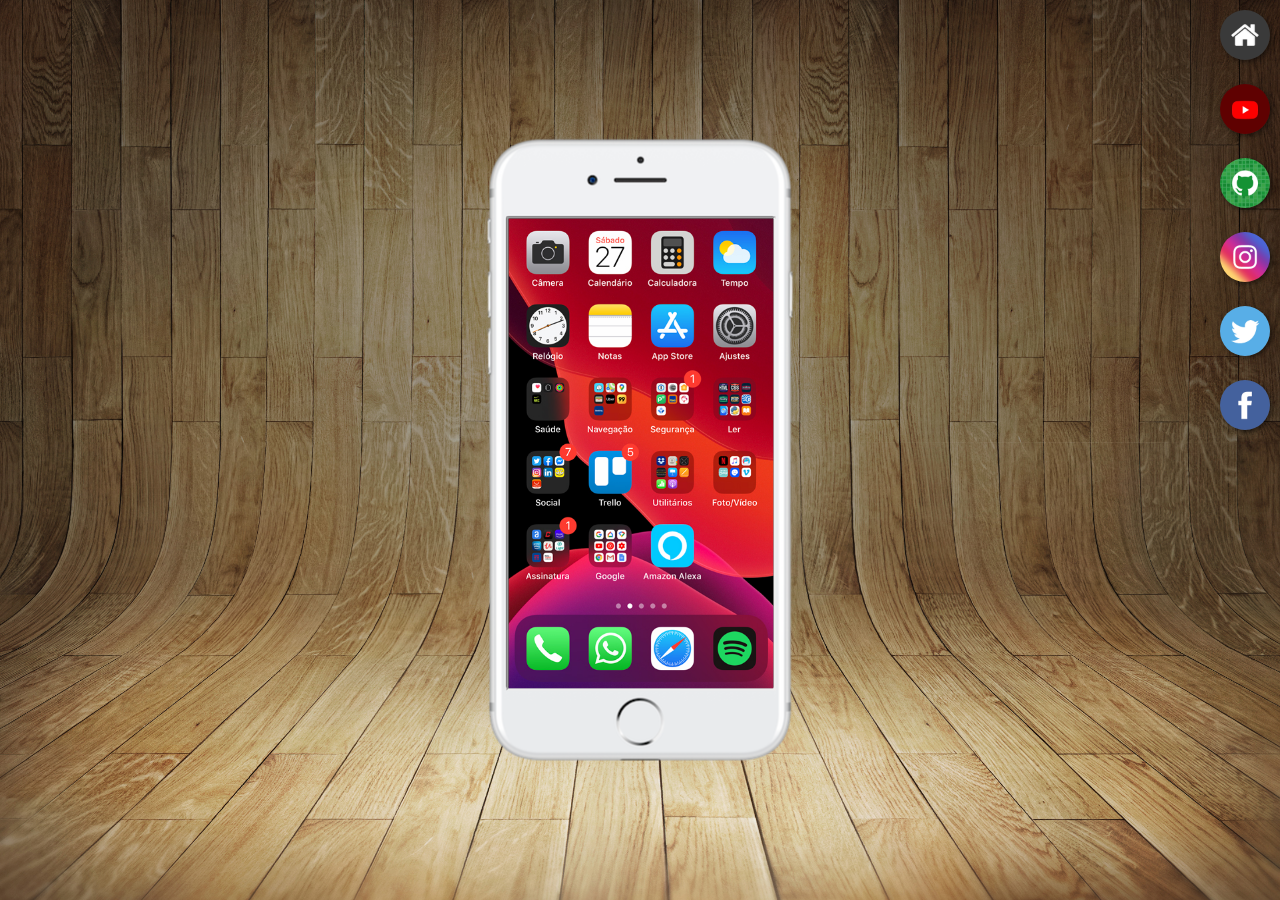
<file: index.html>
<!DOCTYPE html>
<html lang="pt-br">

<head>
    <meta charset="UTF-8">
    <meta name="viewport" content="width=device-width, initial-scale=1.0">
    <link rel="shortcut icon" href="imagens/favicon.ico" type="image/x-icon">
    <link rel="stylesheet" href="estilos/style.css">
    <title>Projeto Redes Sociais</title>
</head>

<body>
    <main>
        <section id="telefone">
            <iframe src="home.html" name="tela" id="tela">
                Seu navegador não é compativel com iframe
            </iframe>
        </section>
        <section id="redes-sociais">
            <a href="home.html" target="tela">
                <img src="imagens/logo-home.jpg" alt="Home">
            </a> <br>

            <a href="youtube.html" target="tela">
                <img src="imagens/logo-youtube.jpg" alt="Youtube">
            </a> <br>

            <a href="github.html" target="tela">
                <img src="imagens/logo-github.jpg" alt="">
            </a> <br>

            <a href="instagram.html" target="tela">
                <img src="imagens/logo-instagram.jpg" alt="Instagram">
            </a> <br>

            <a href="twitter.html" target="tela">
                <img src="imagens/logo-twitter.jpg" alt="Facebook">
            </a> <br>

            <a href="facebook.html" target="tela">
                <img src="imagens/logo-facebook.jpg" alt="">
            </a> <br>
        </section>
    </main>
</body>

</html>
</file>
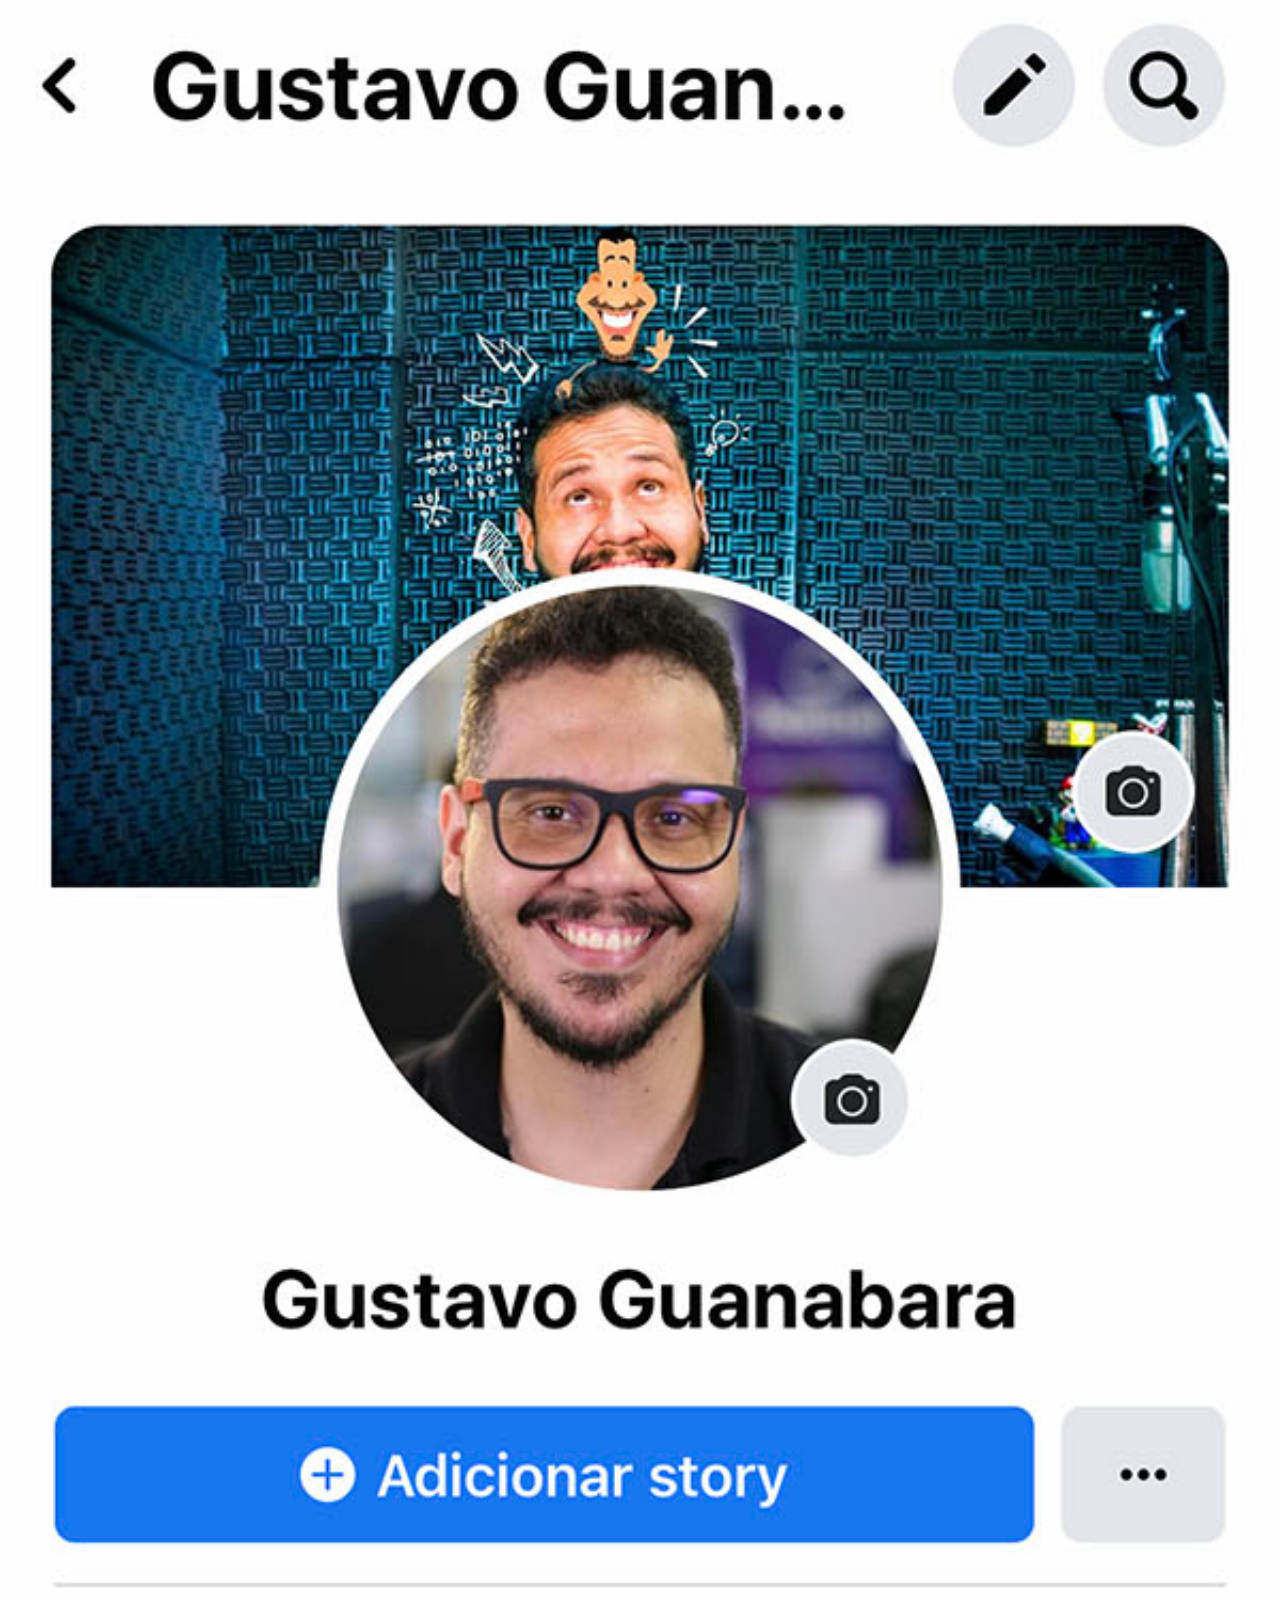
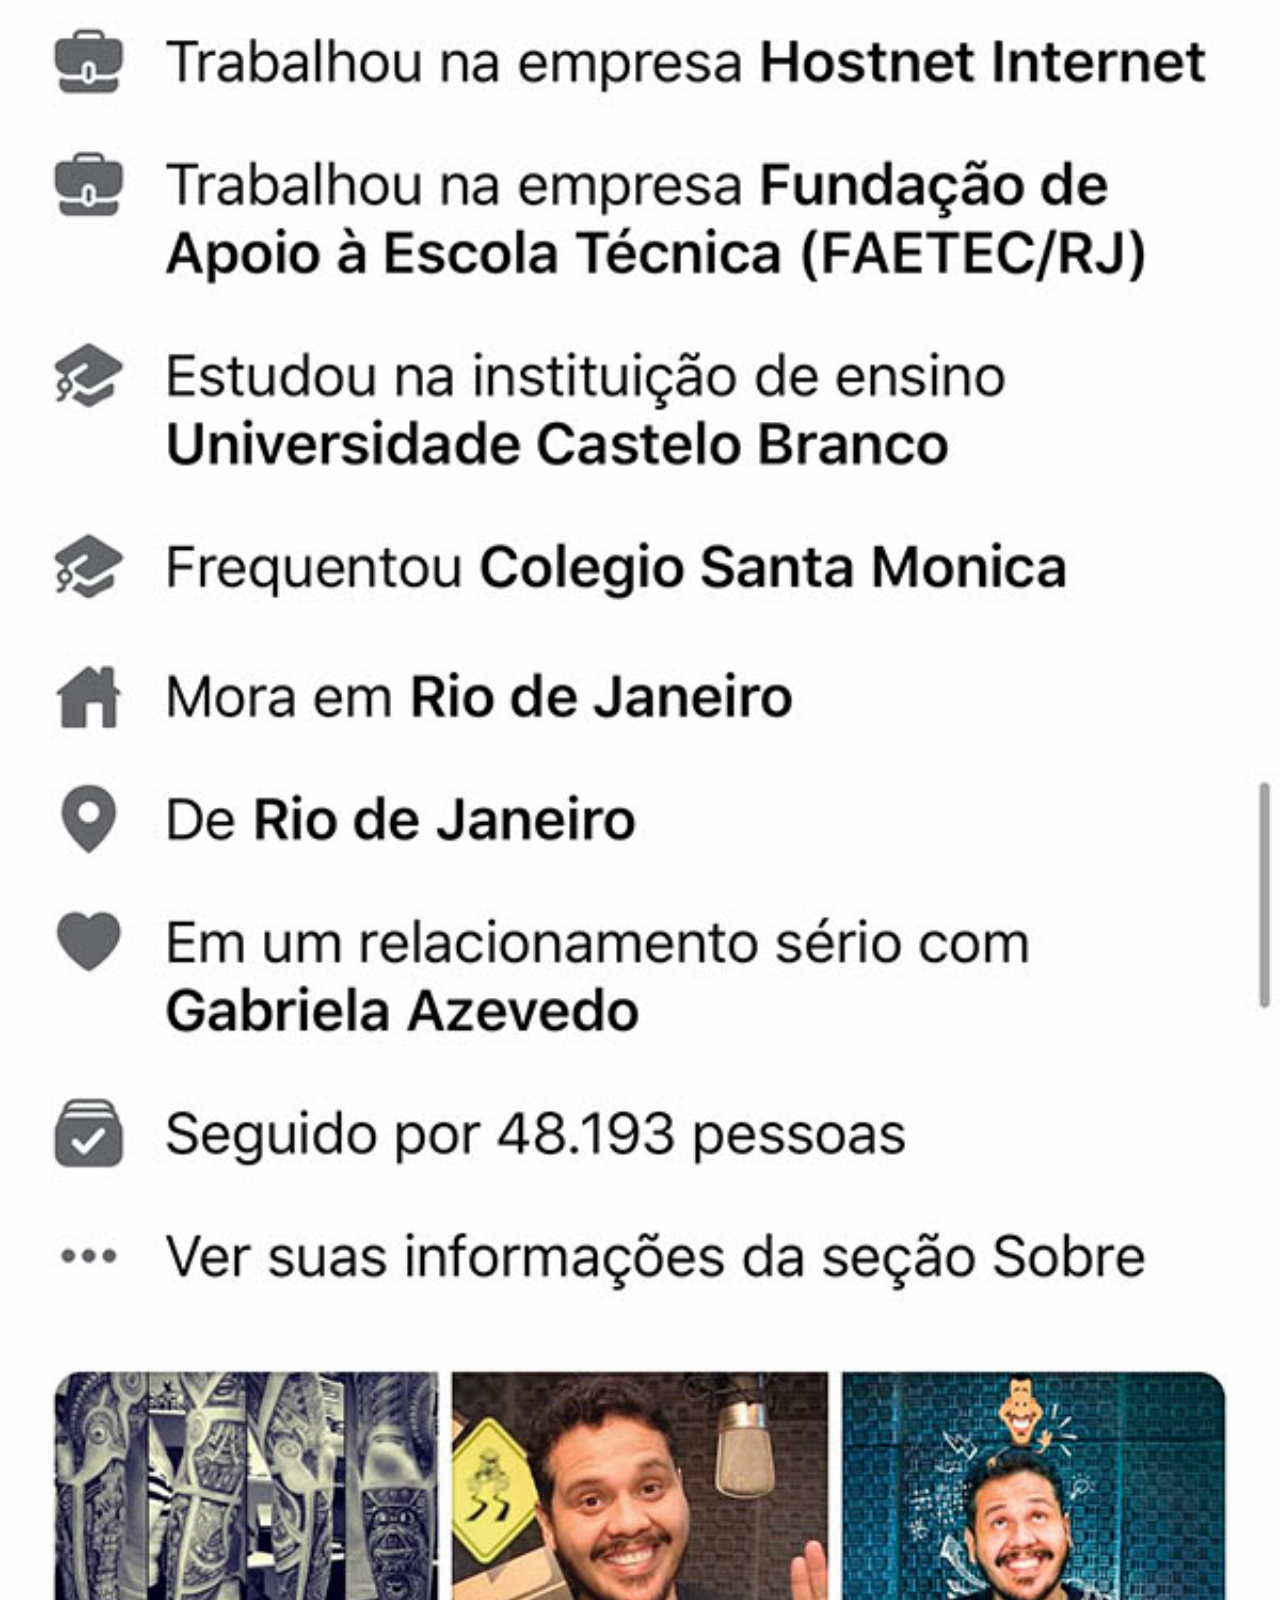
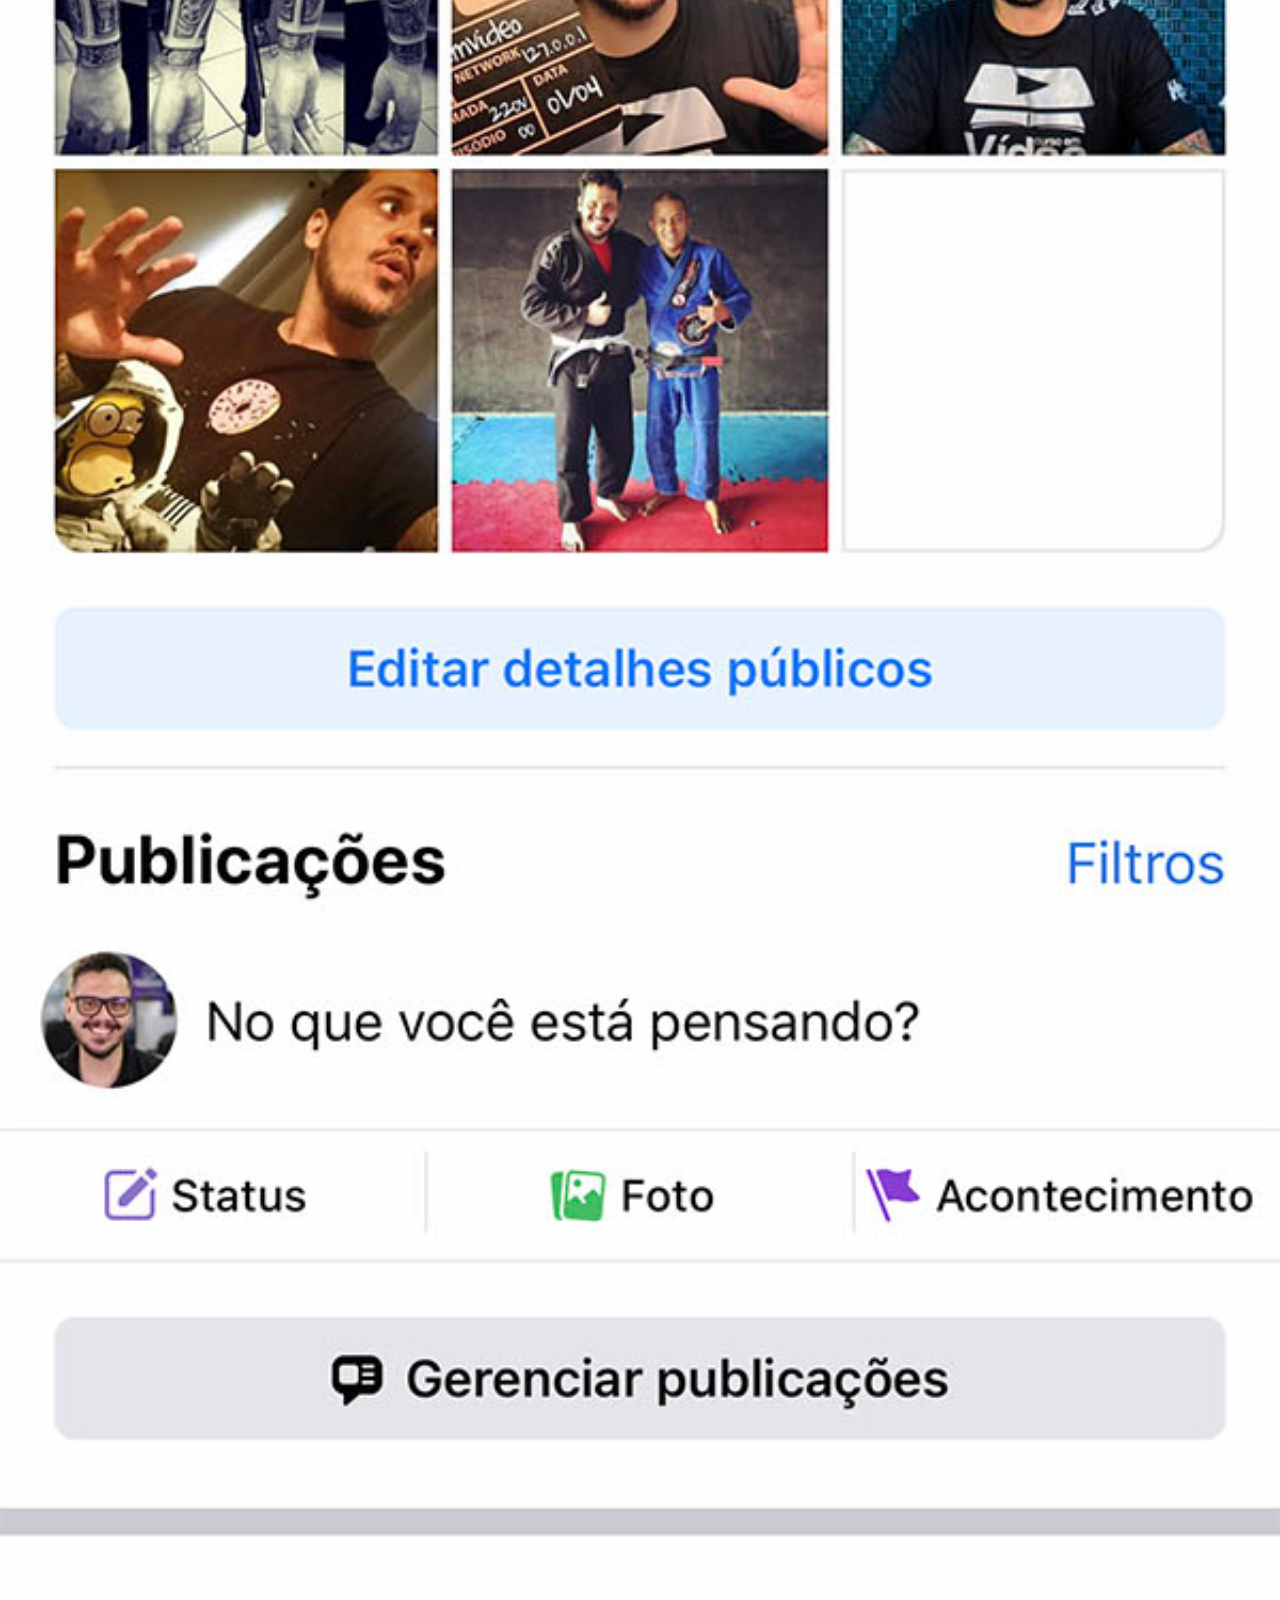
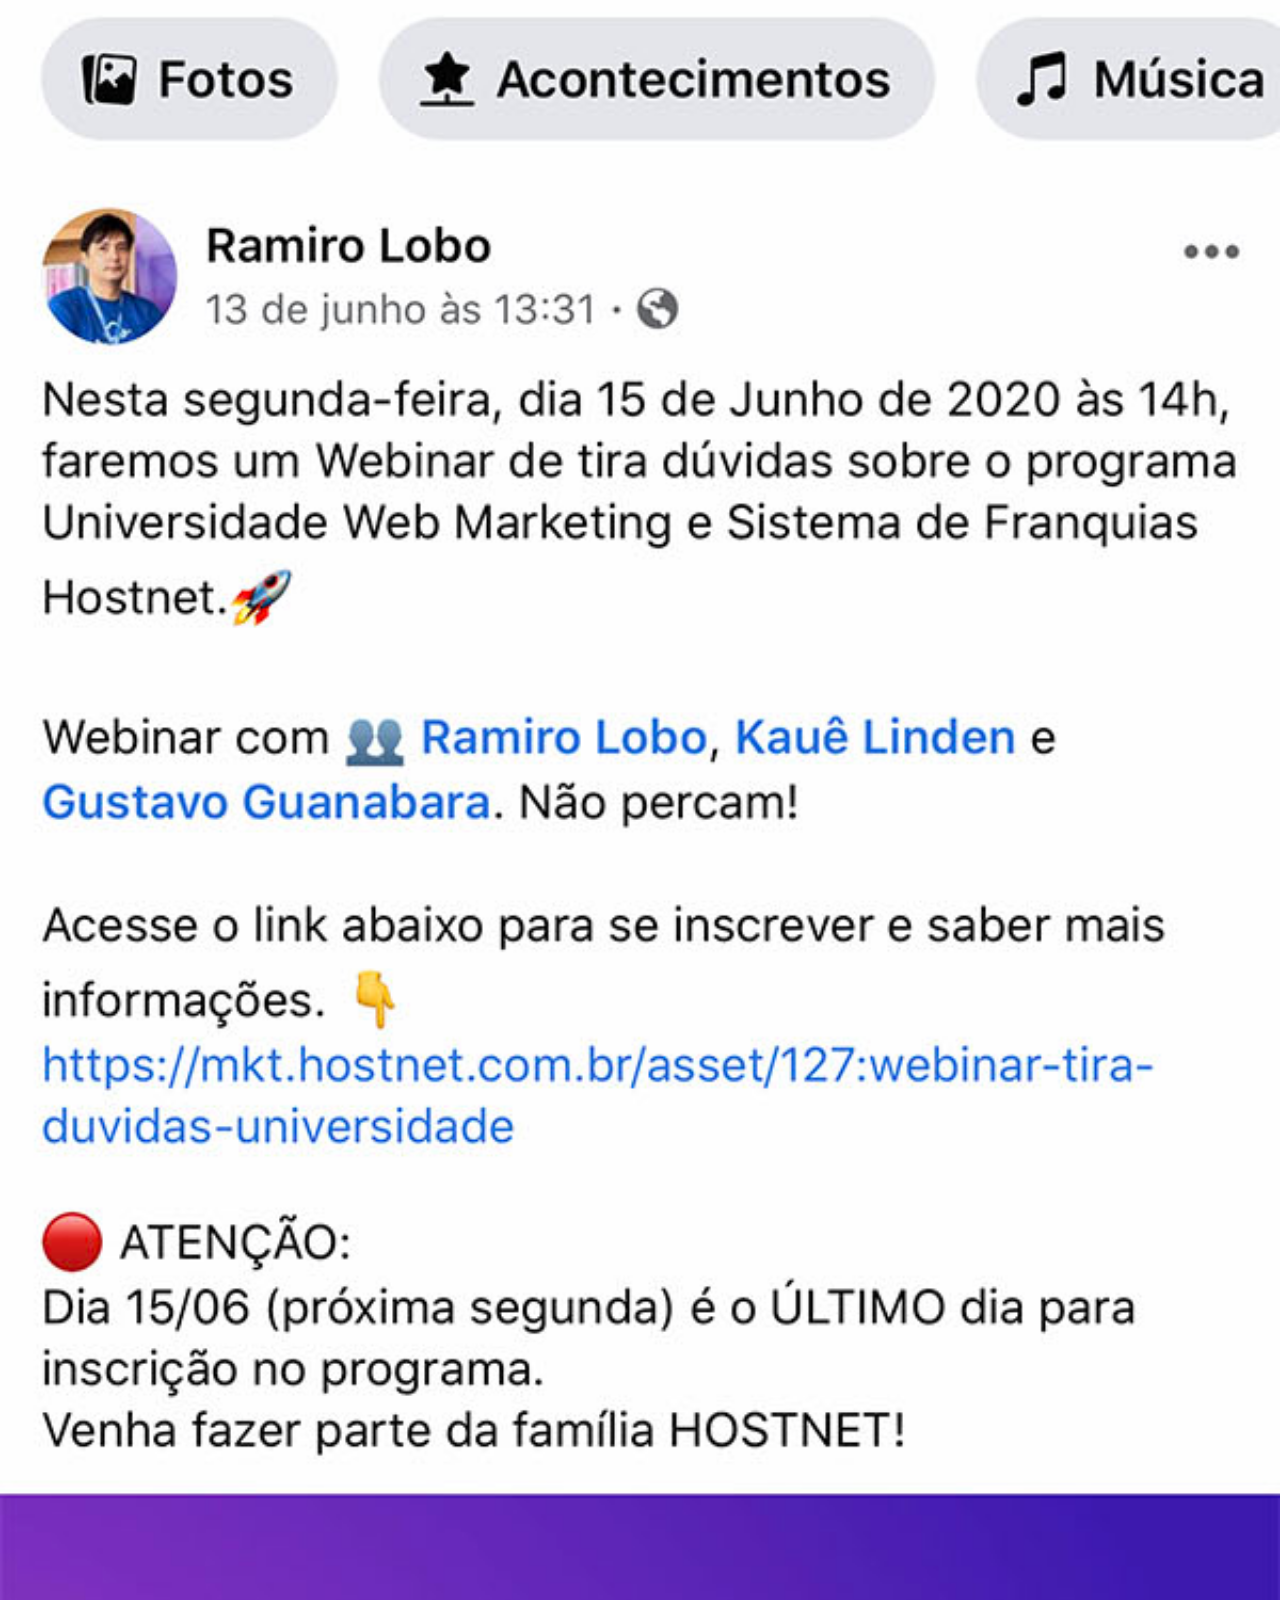
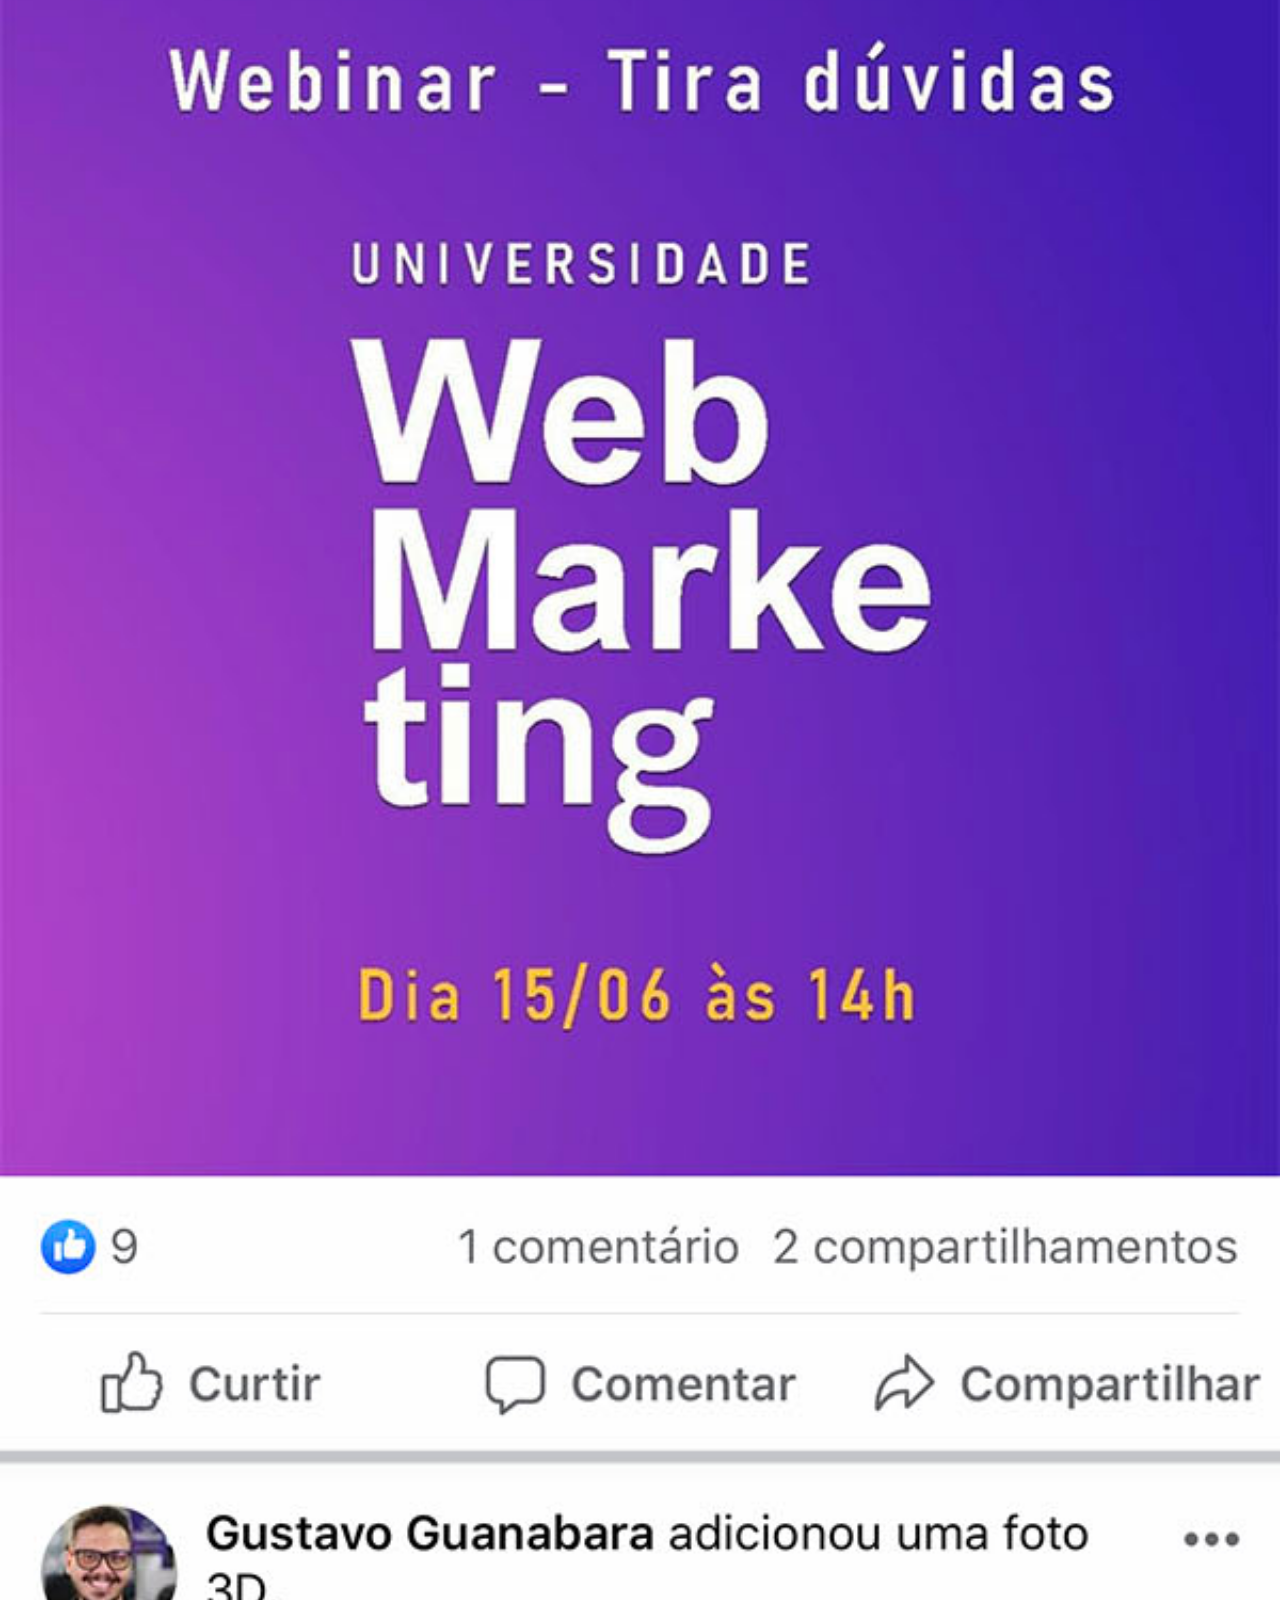
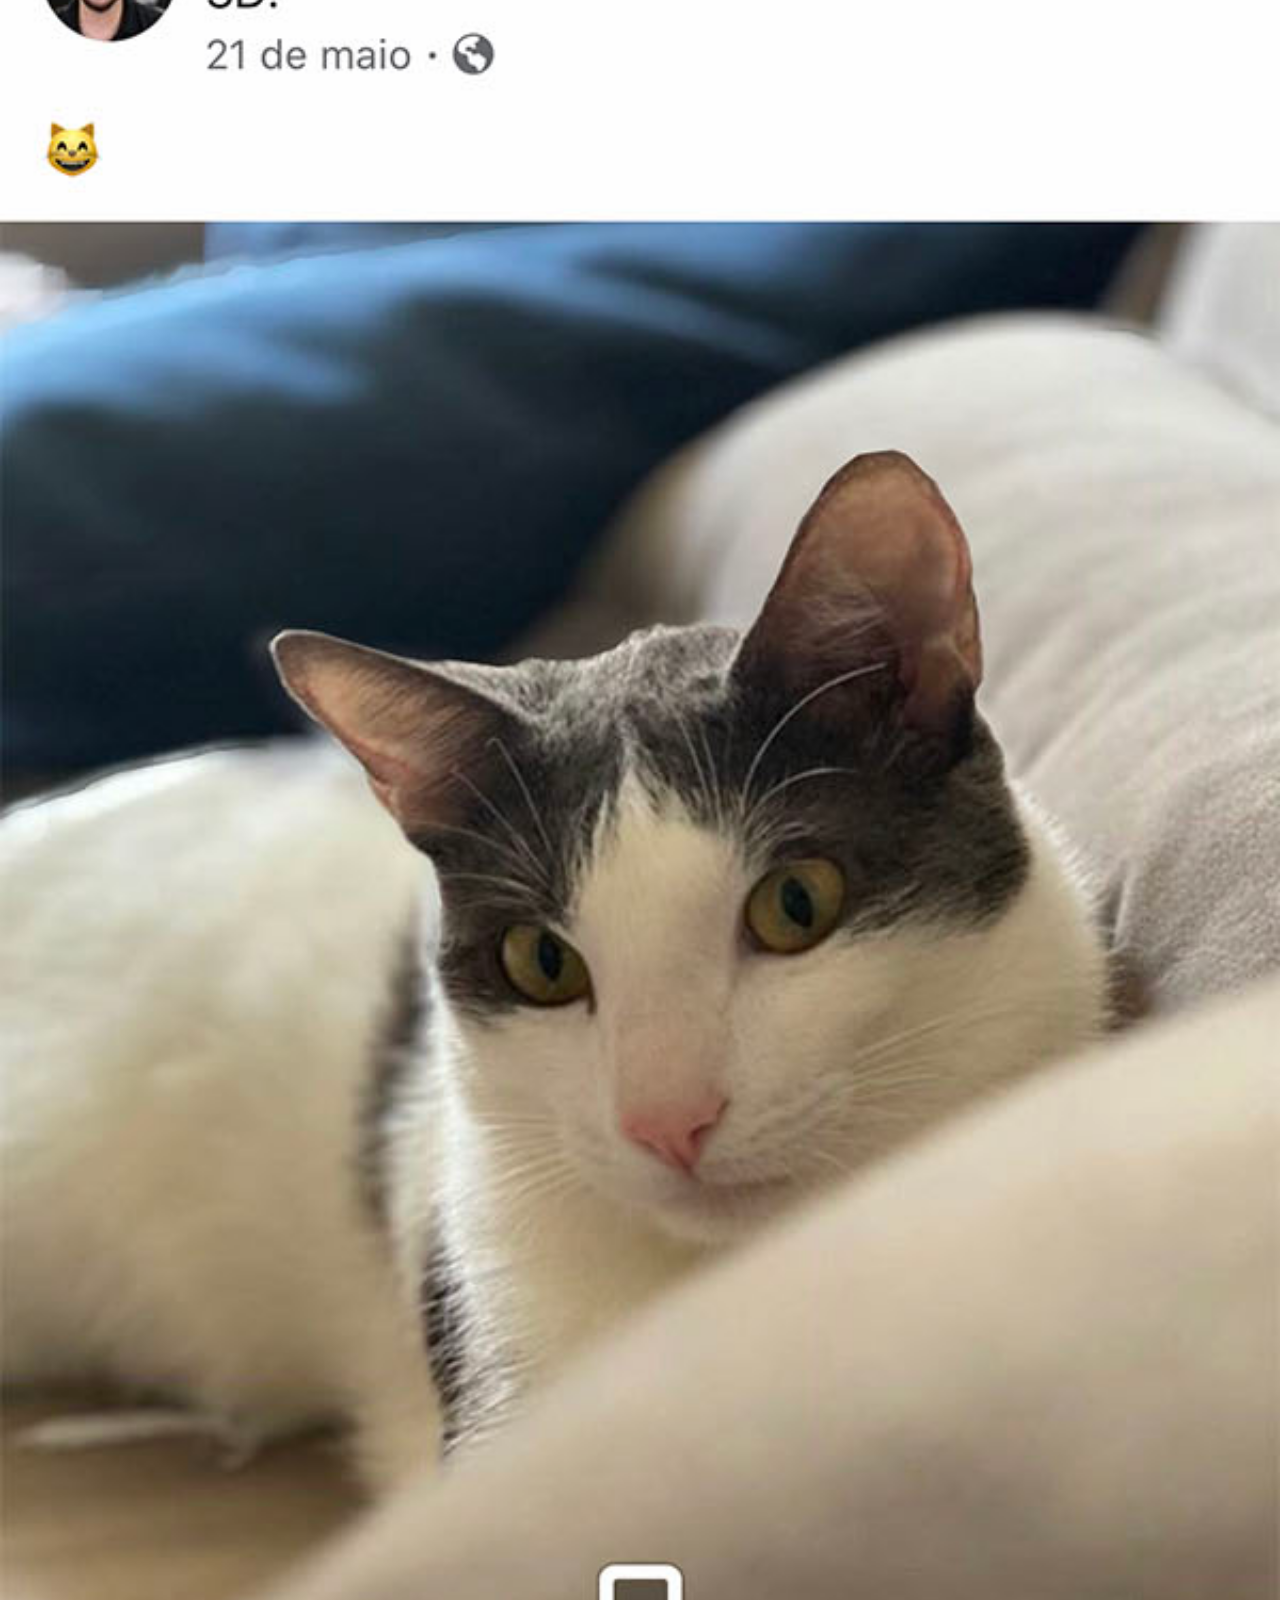
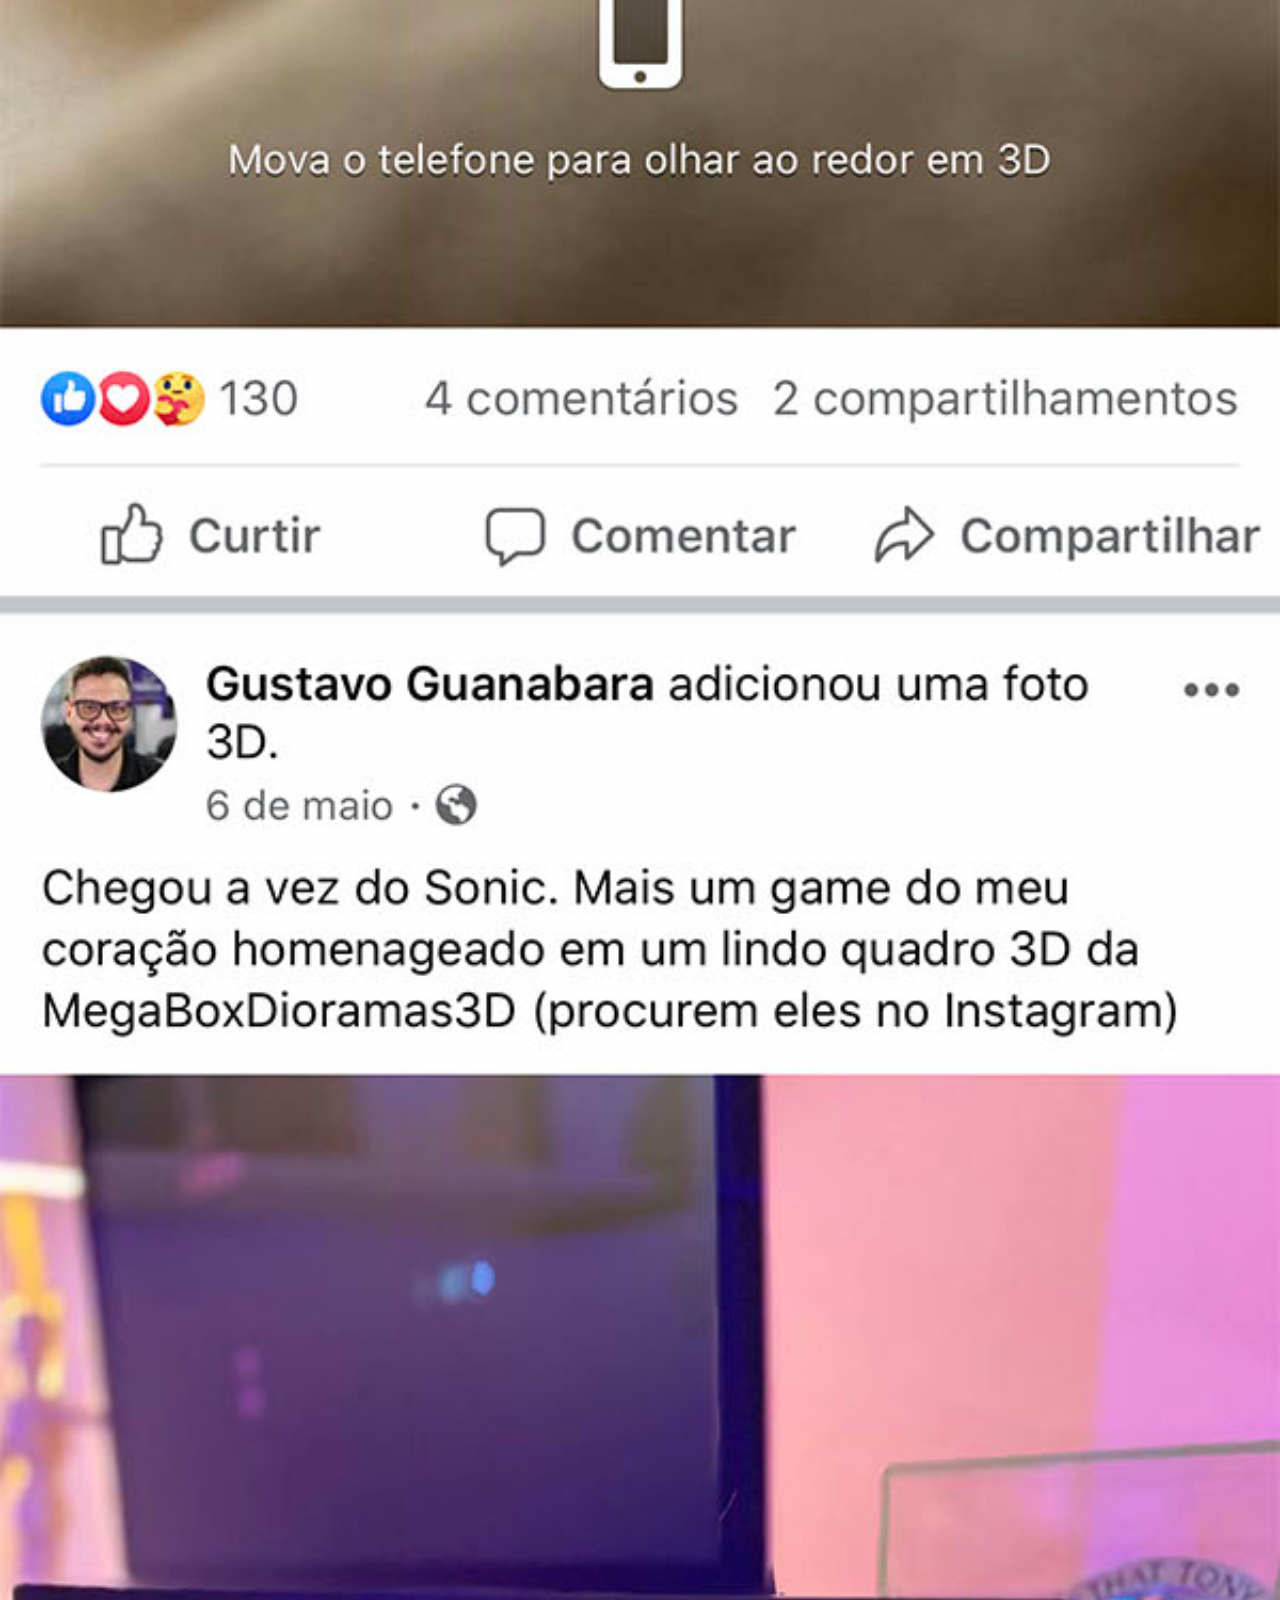
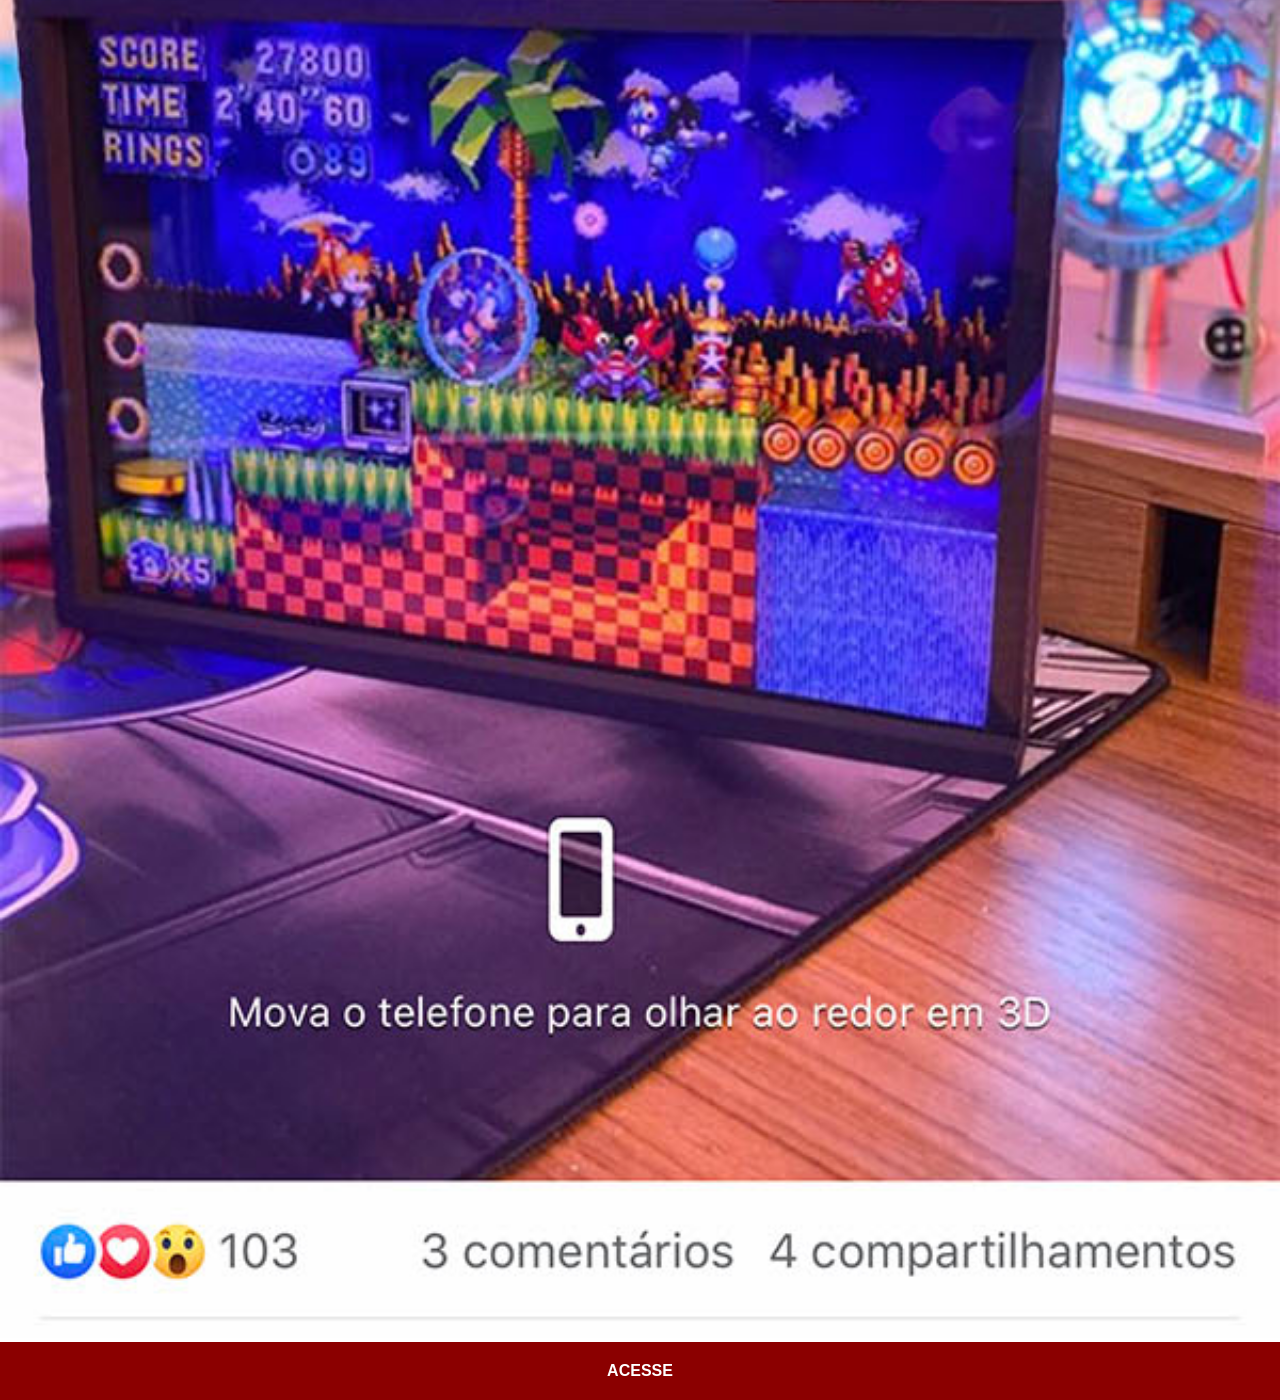
<file: facebook.html>
<!DOCTYPE html>
<html lang="pt-br">
<head>
    <meta charset="UTF-8">
    <meta name="viewport" content="width=device-width, initial-scale=1.0">
    <link rel="stylesheet" href="estilos/social.css">
    <title>Document</title>
</head>
<body>
    <img src="imagens/tela-facebook.jpg" alt="">
    <a href="https://www.facebook.com/gustavoguanabara/?locale=pt_BR" target="_blank">ACESSE</a>
</body>
</html>
</file>
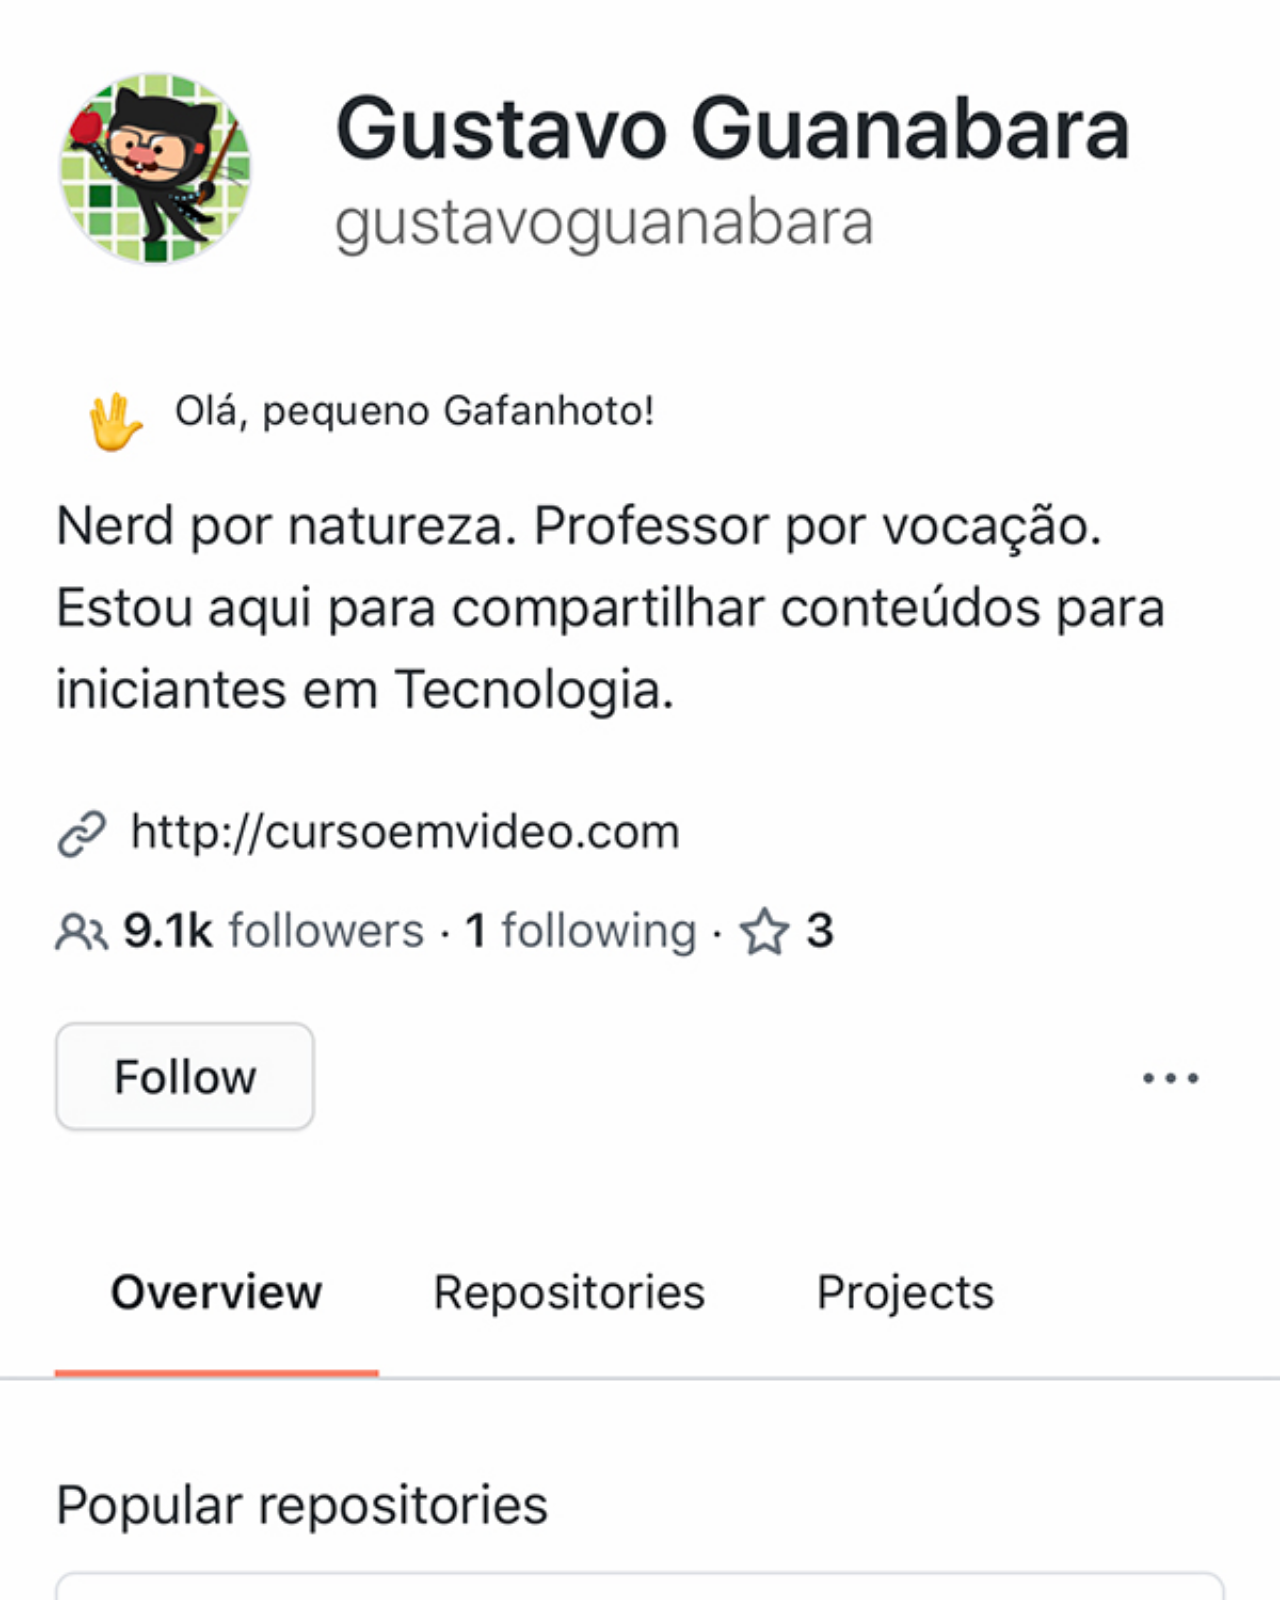
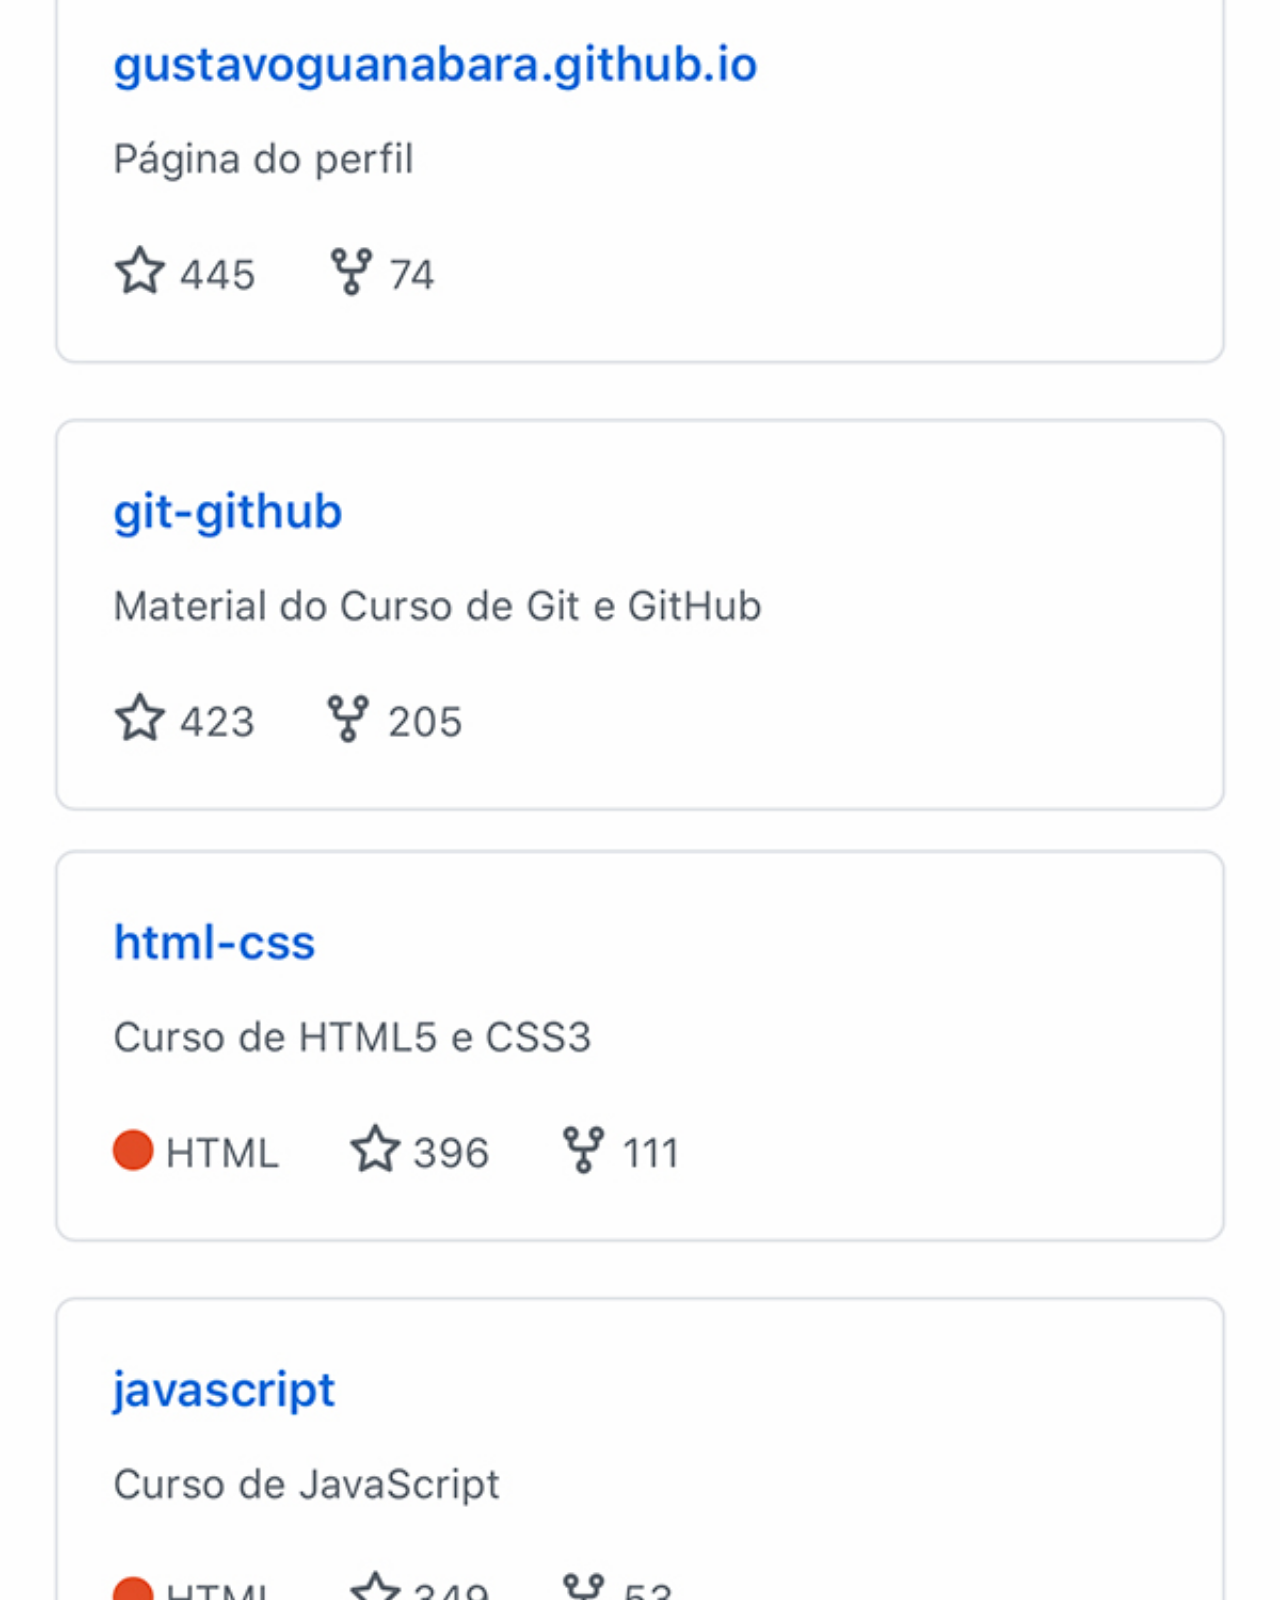
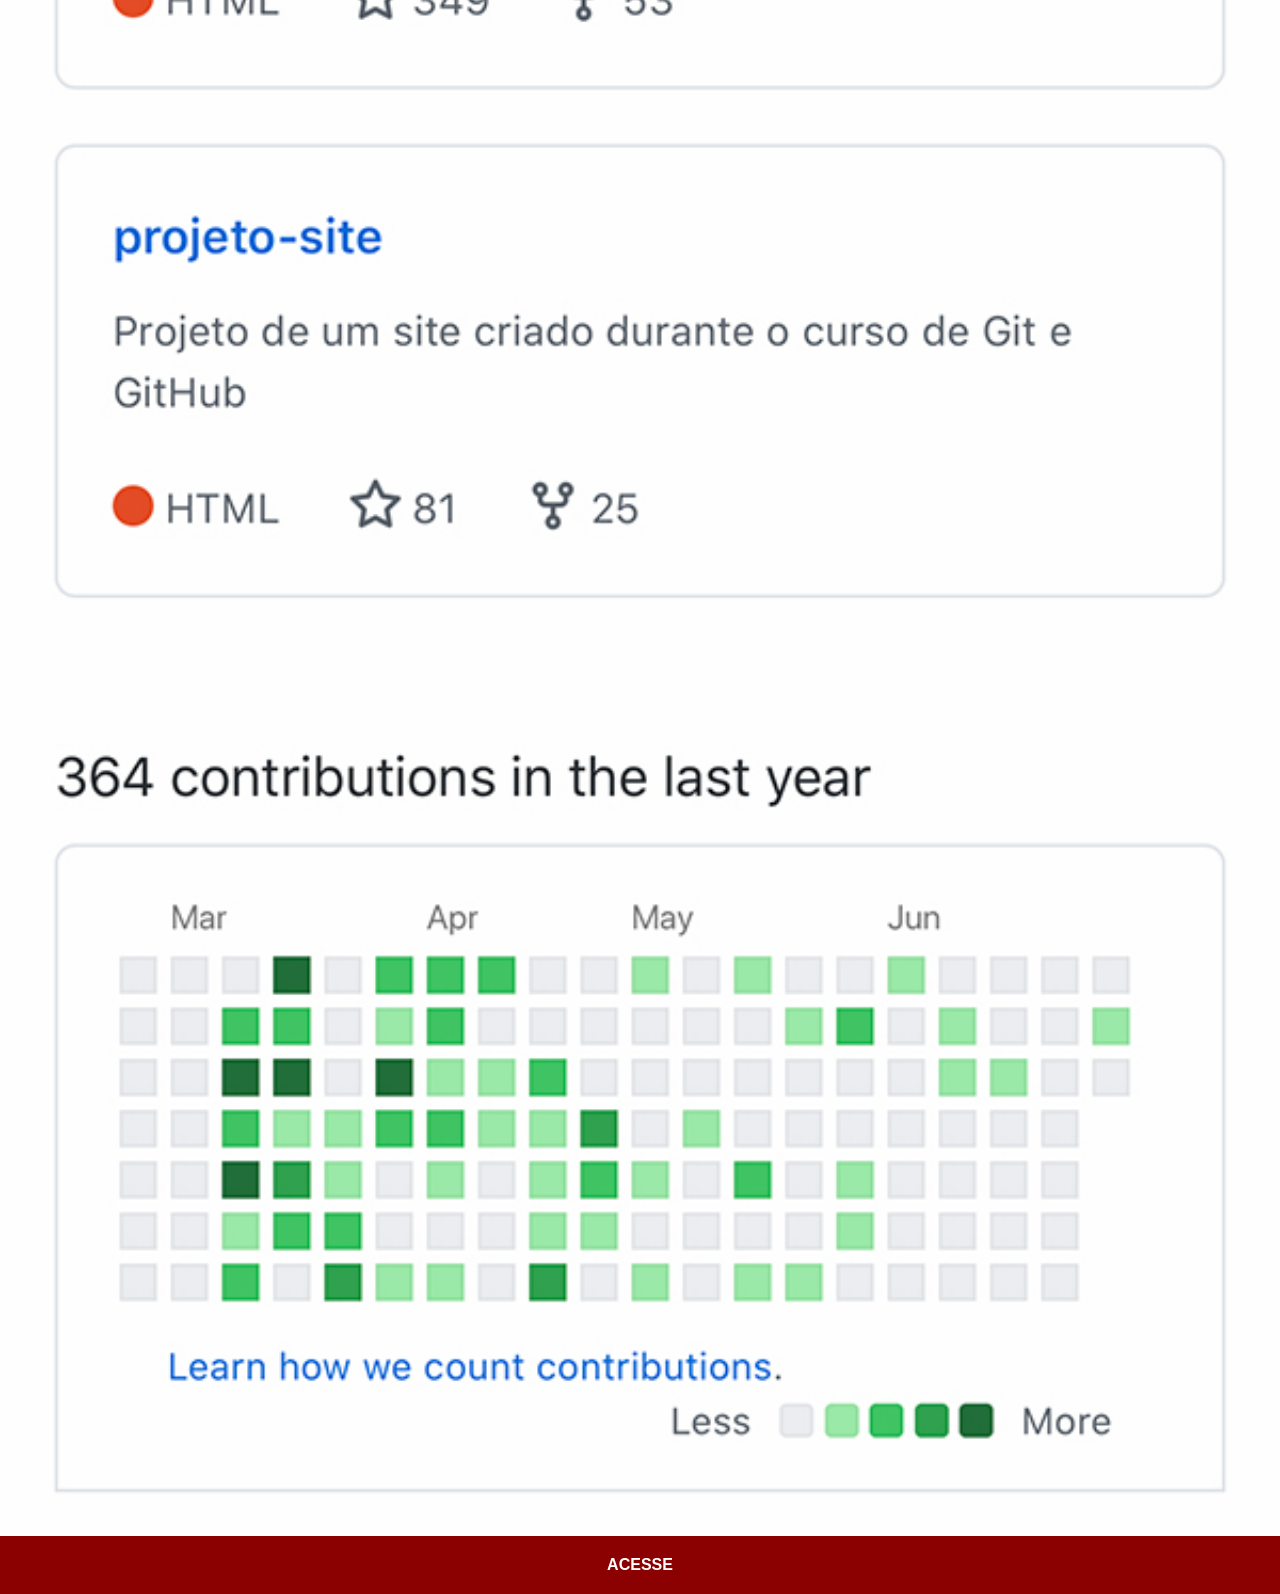
<file: github.html>
<!DOCTYPE html>
<html lang="pt-br">
<head>
    <meta charset="UTF-8">
    <meta name="viewport" content="width=device-width, initial-scale=1.0">
    <link rel="stylesheet" href="estilos/social.css">
    <title>Github</title>
</head>
<body>
    <img src="imagens/tela-github.jpg" alt="">
    <a href="https://github.com/gustavoguanabara/" target="_blank">ACESSE</a>
</body>
</html>
</file>
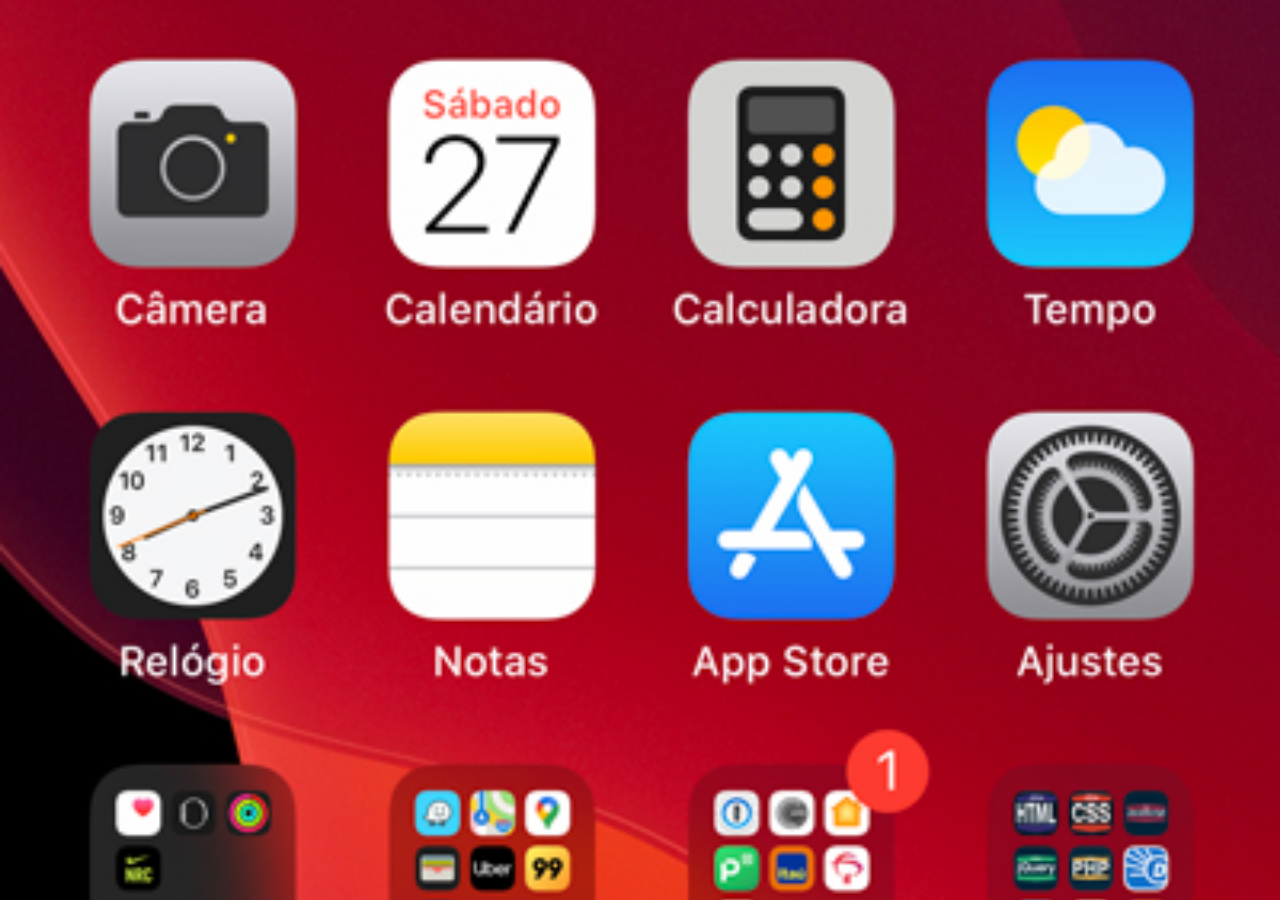
<file: home.html>
<!DOCTYPE html>
<html lang="pt-br">
<head>
    <meta charset="UTF-8">
    <meta name="viewport" content="width=device-width, initial-scale=1.0">
    <title>Home</title>
</head>
<style>
    *{
        margin: 0px;
        padding: 0px;
    }

    body{
        width: 100vw;
        height: 100vh;
        background: url('imagens/tela-home.jpg') no-repeat top center;
        background-size: cover;
    }
</style>
<body>
    
</body>
</html>
</file>
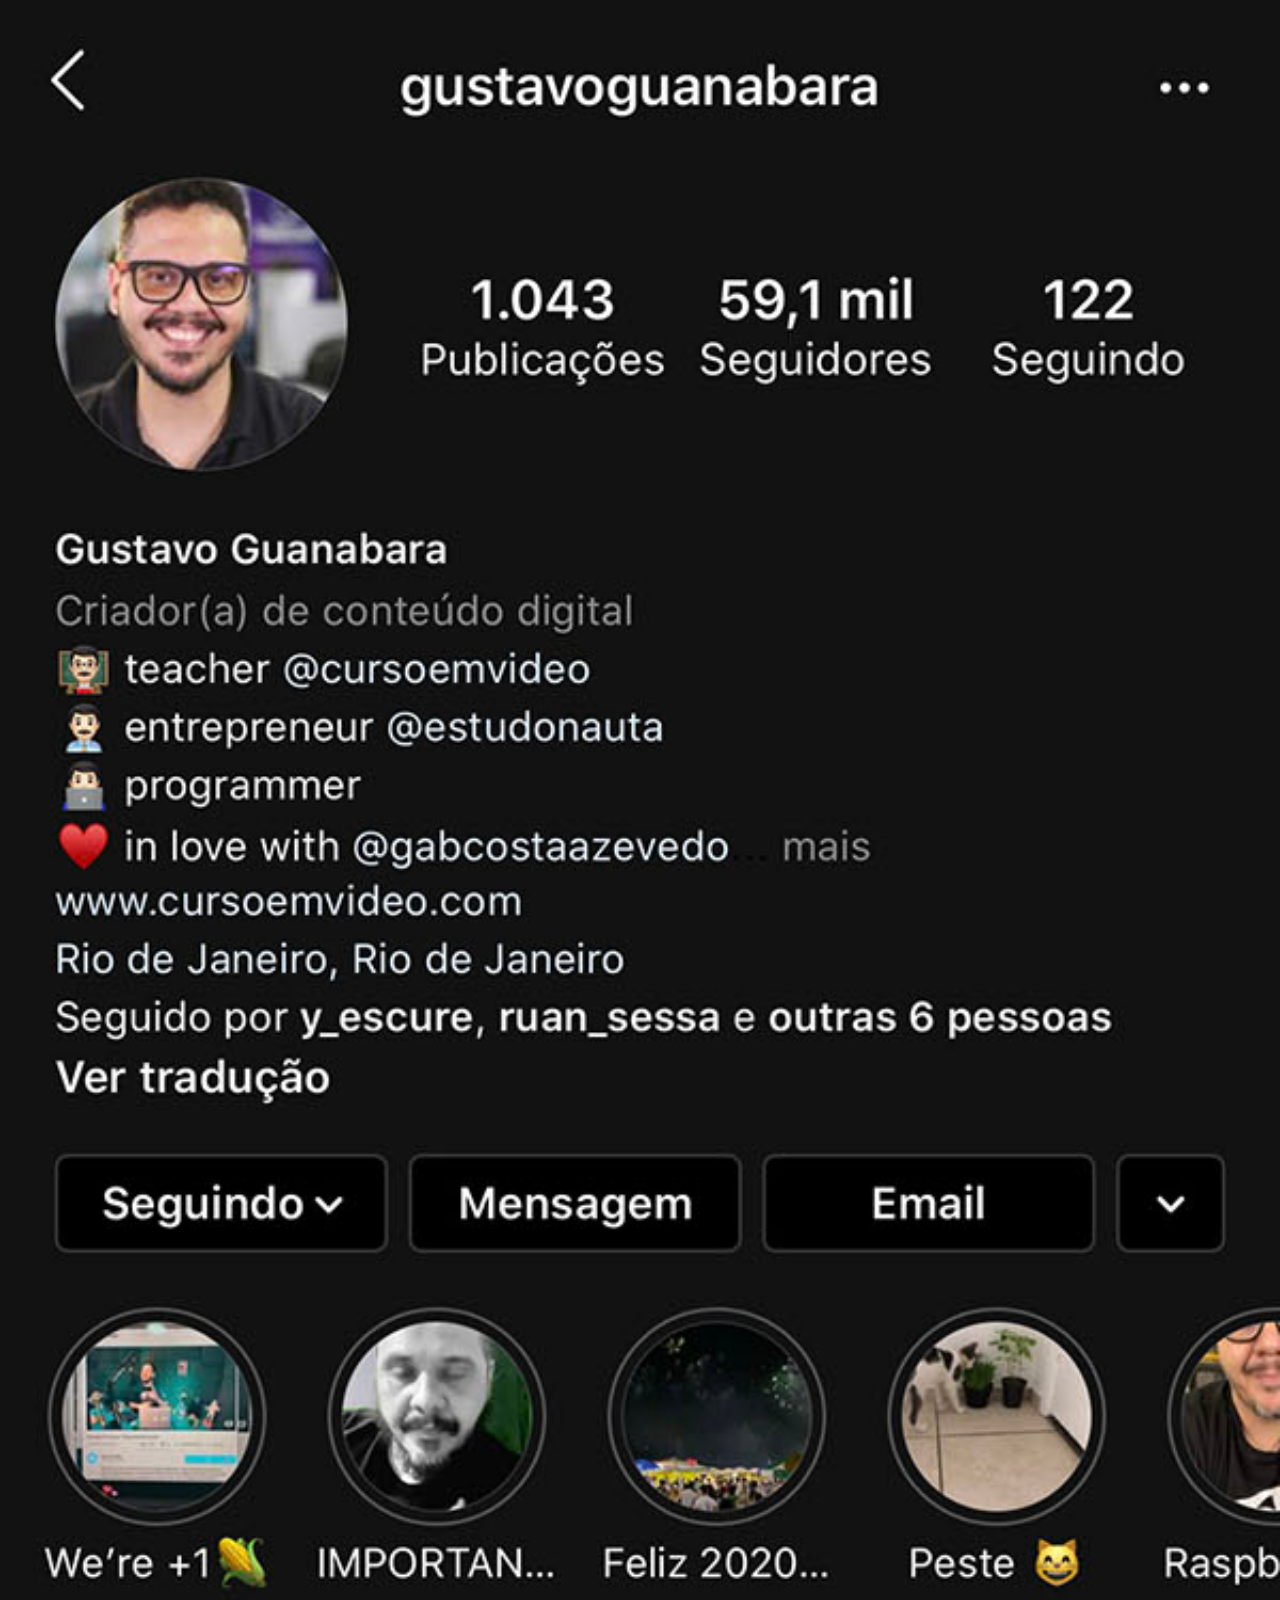
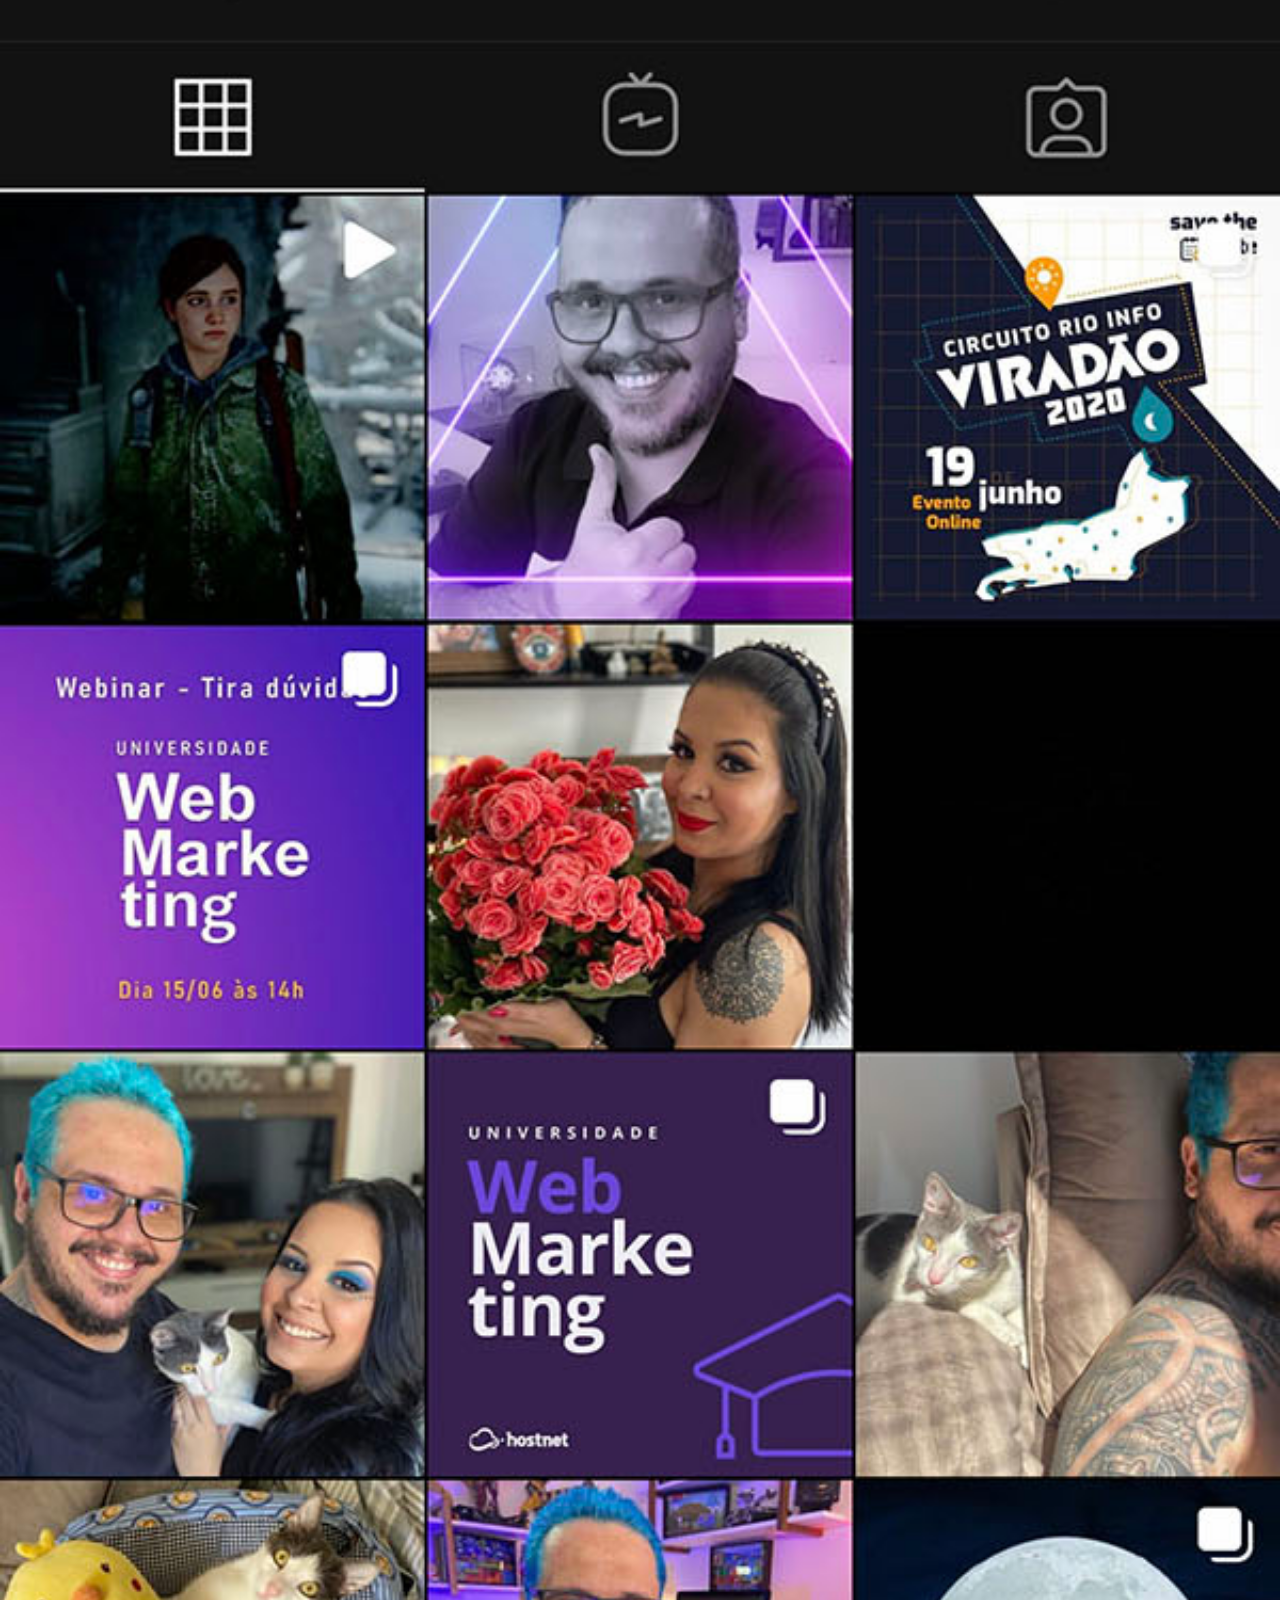
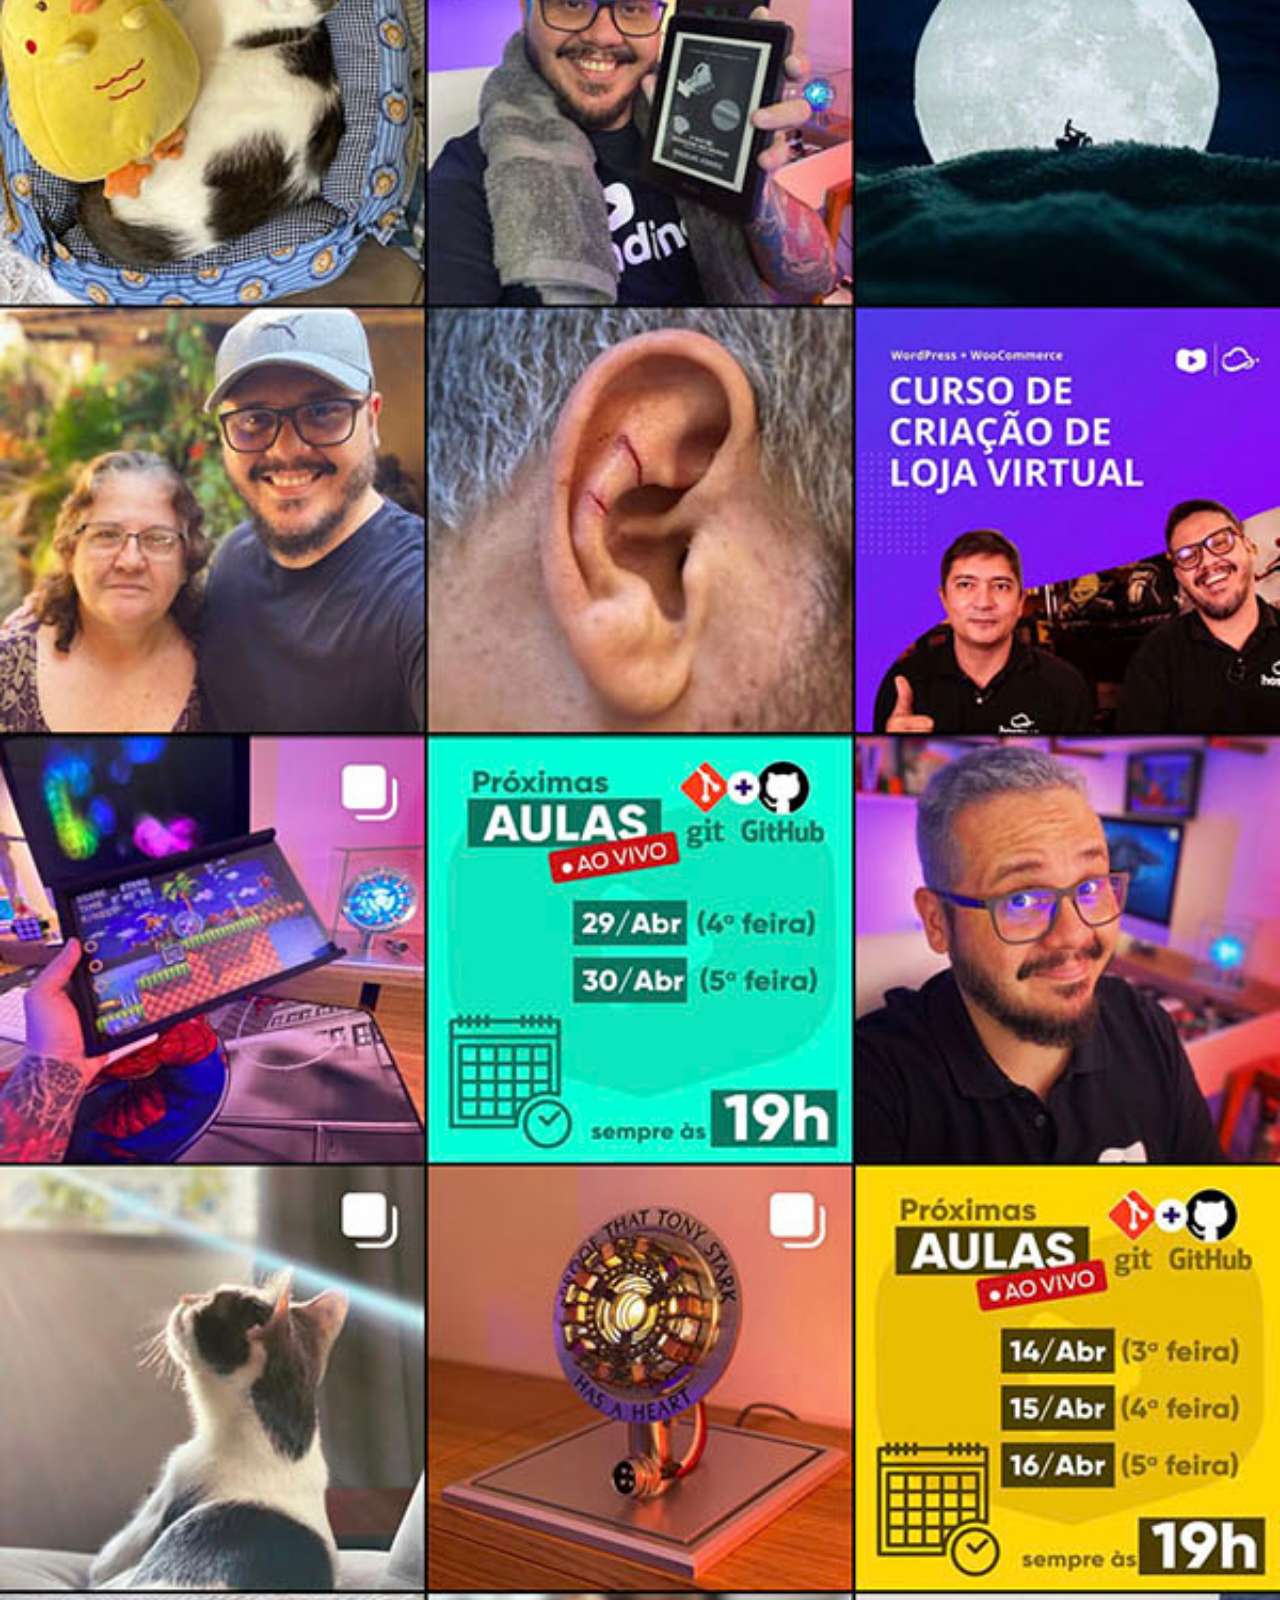
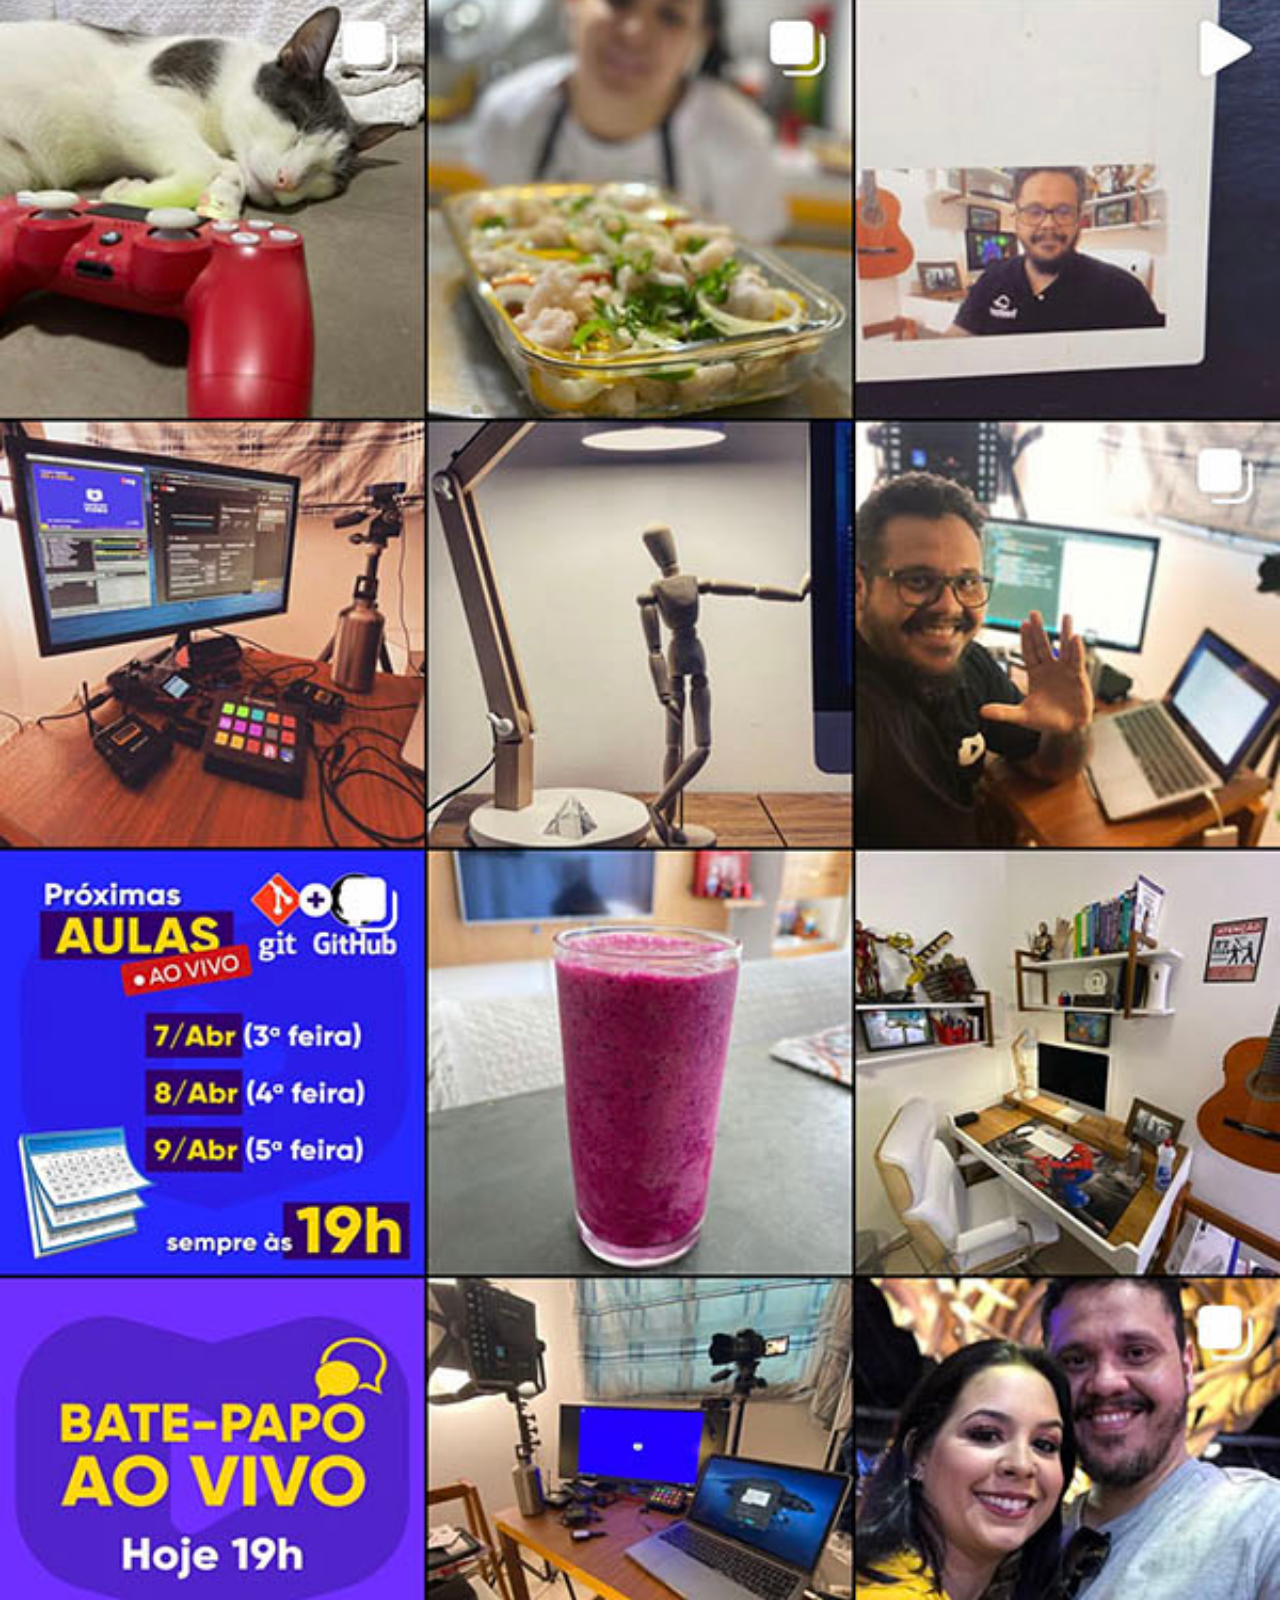
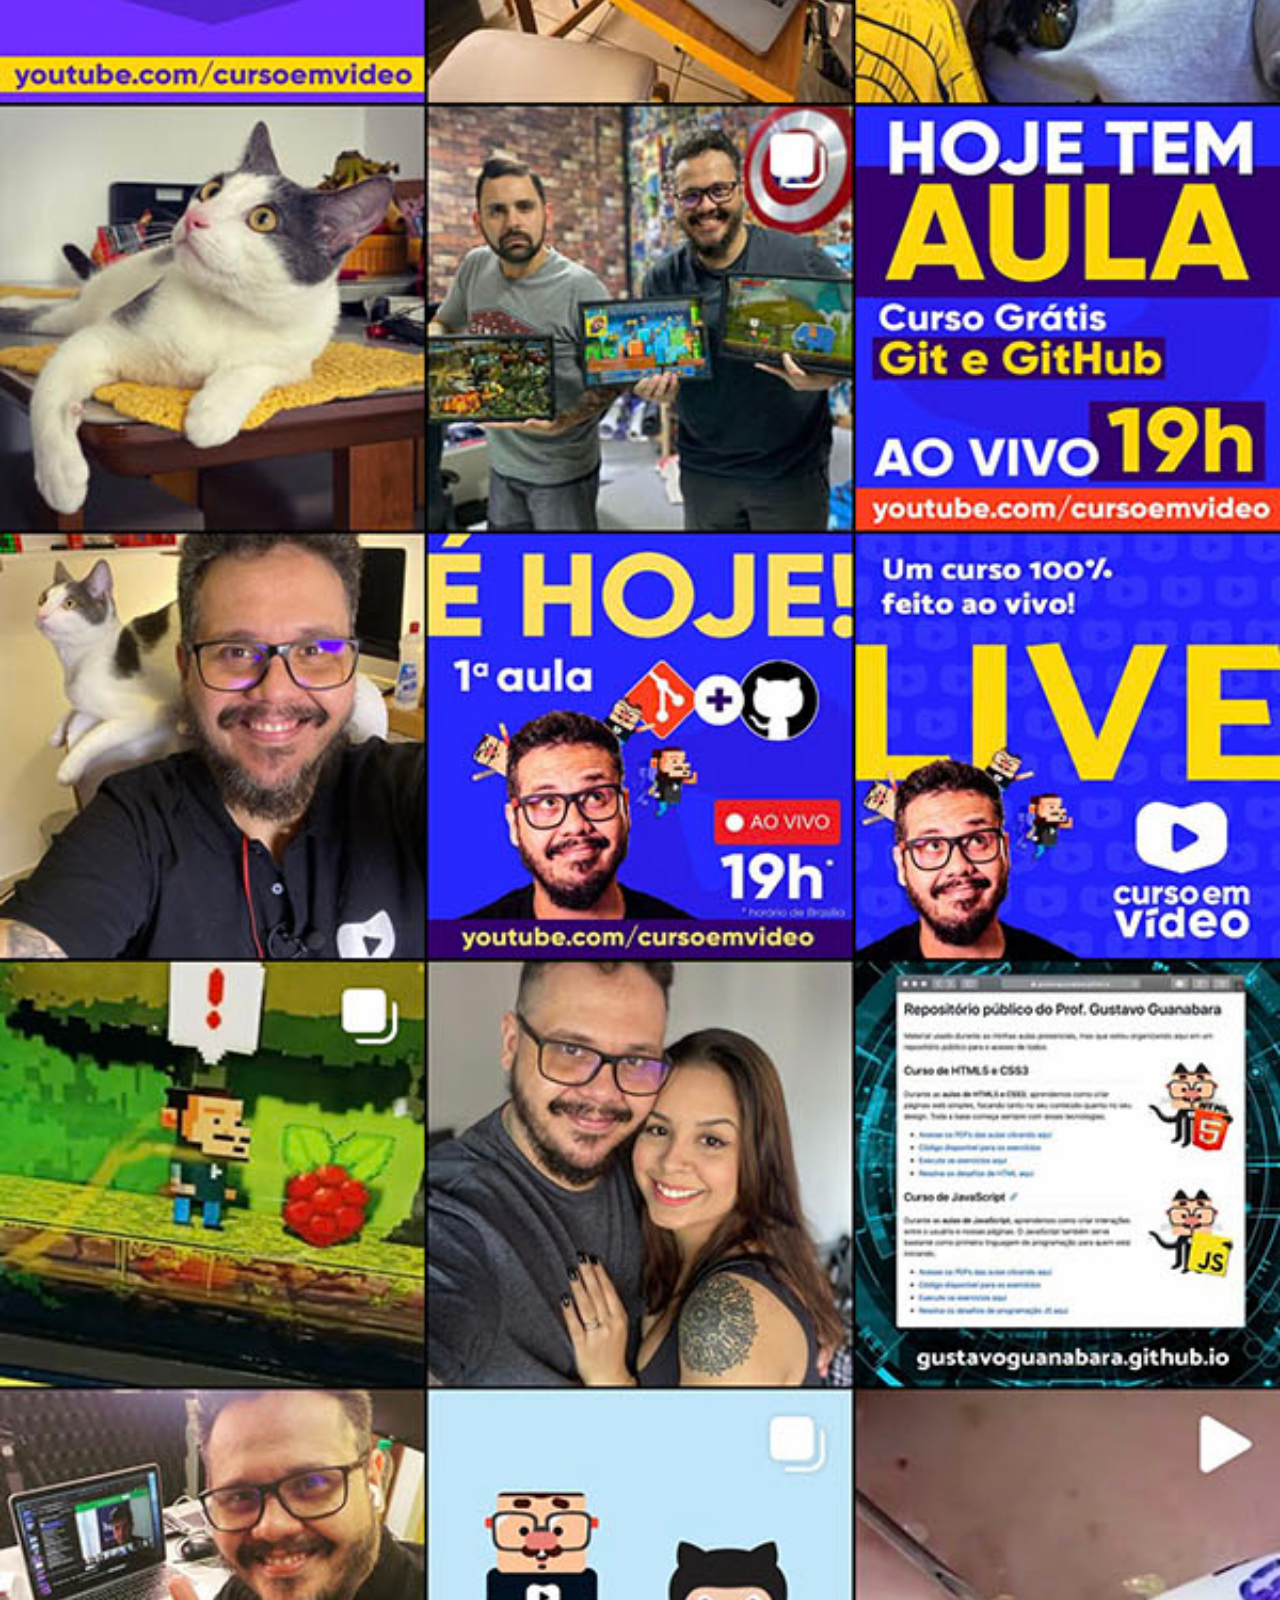
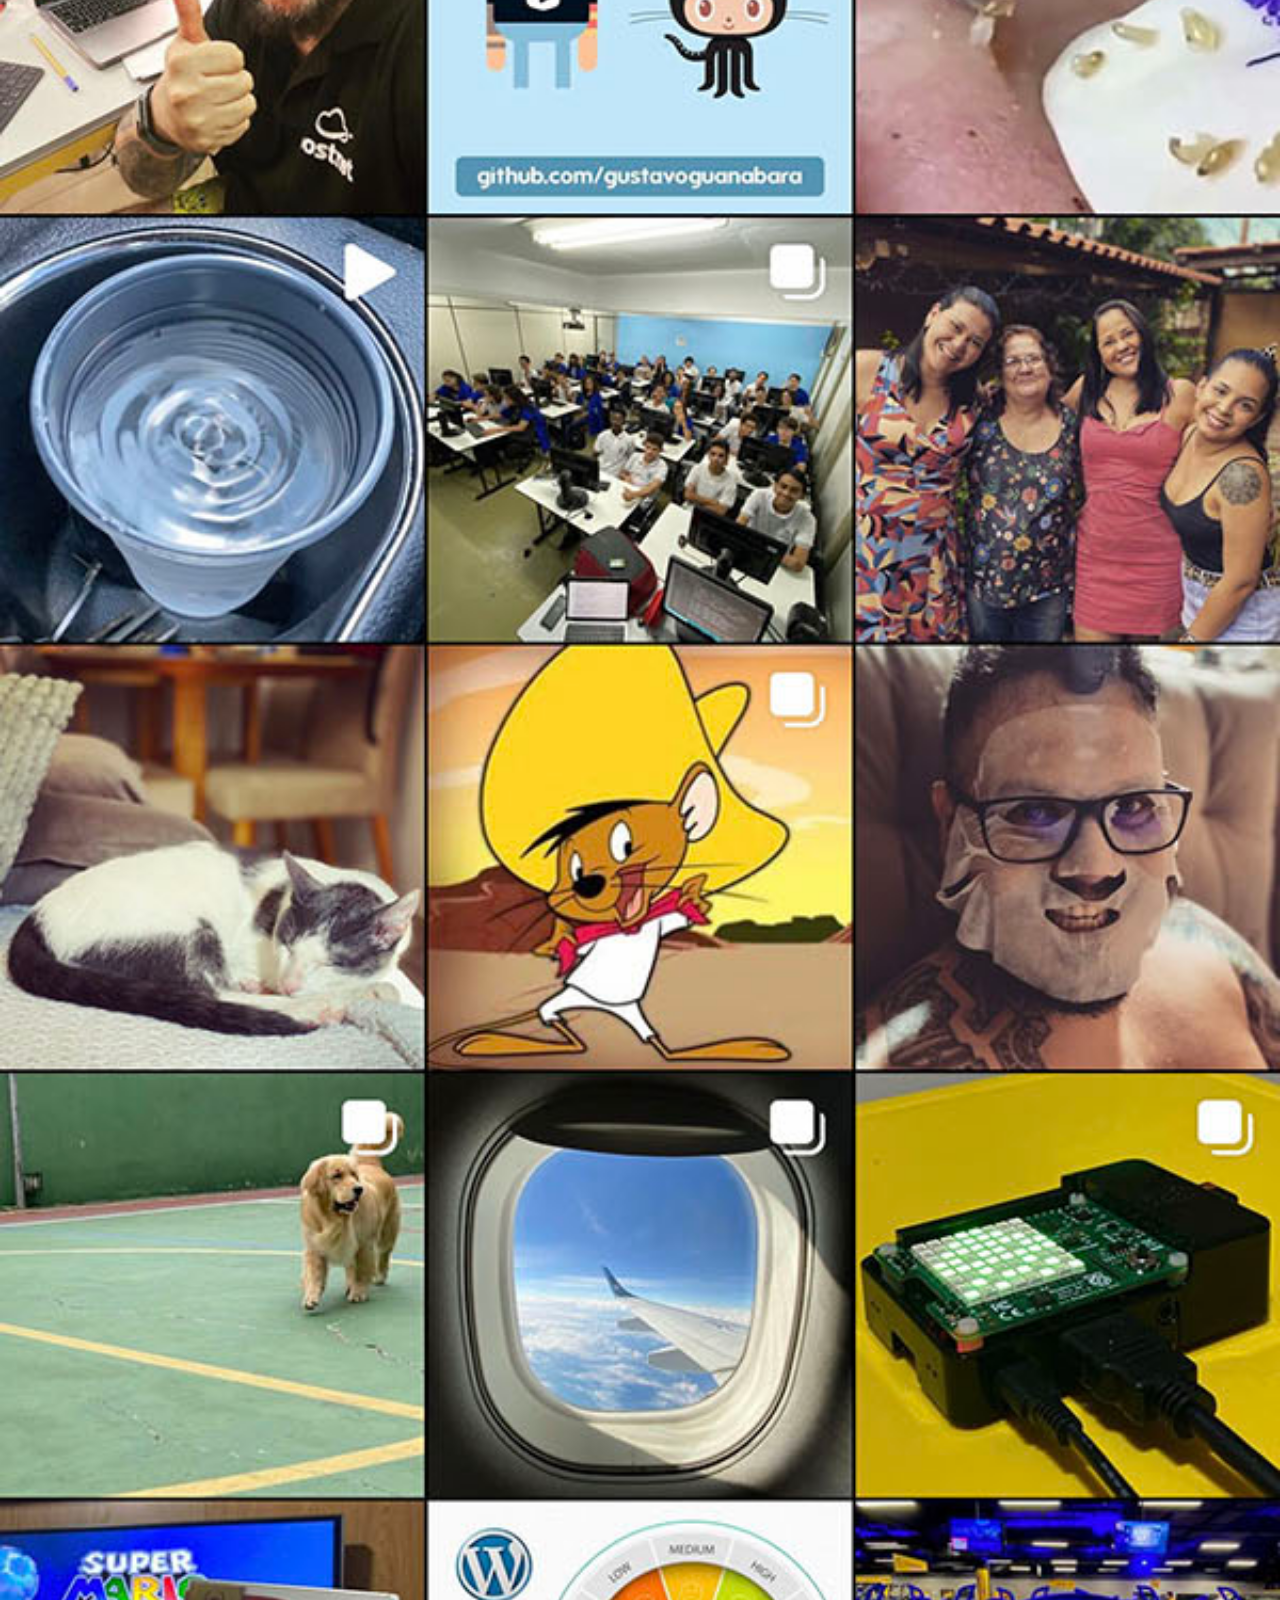
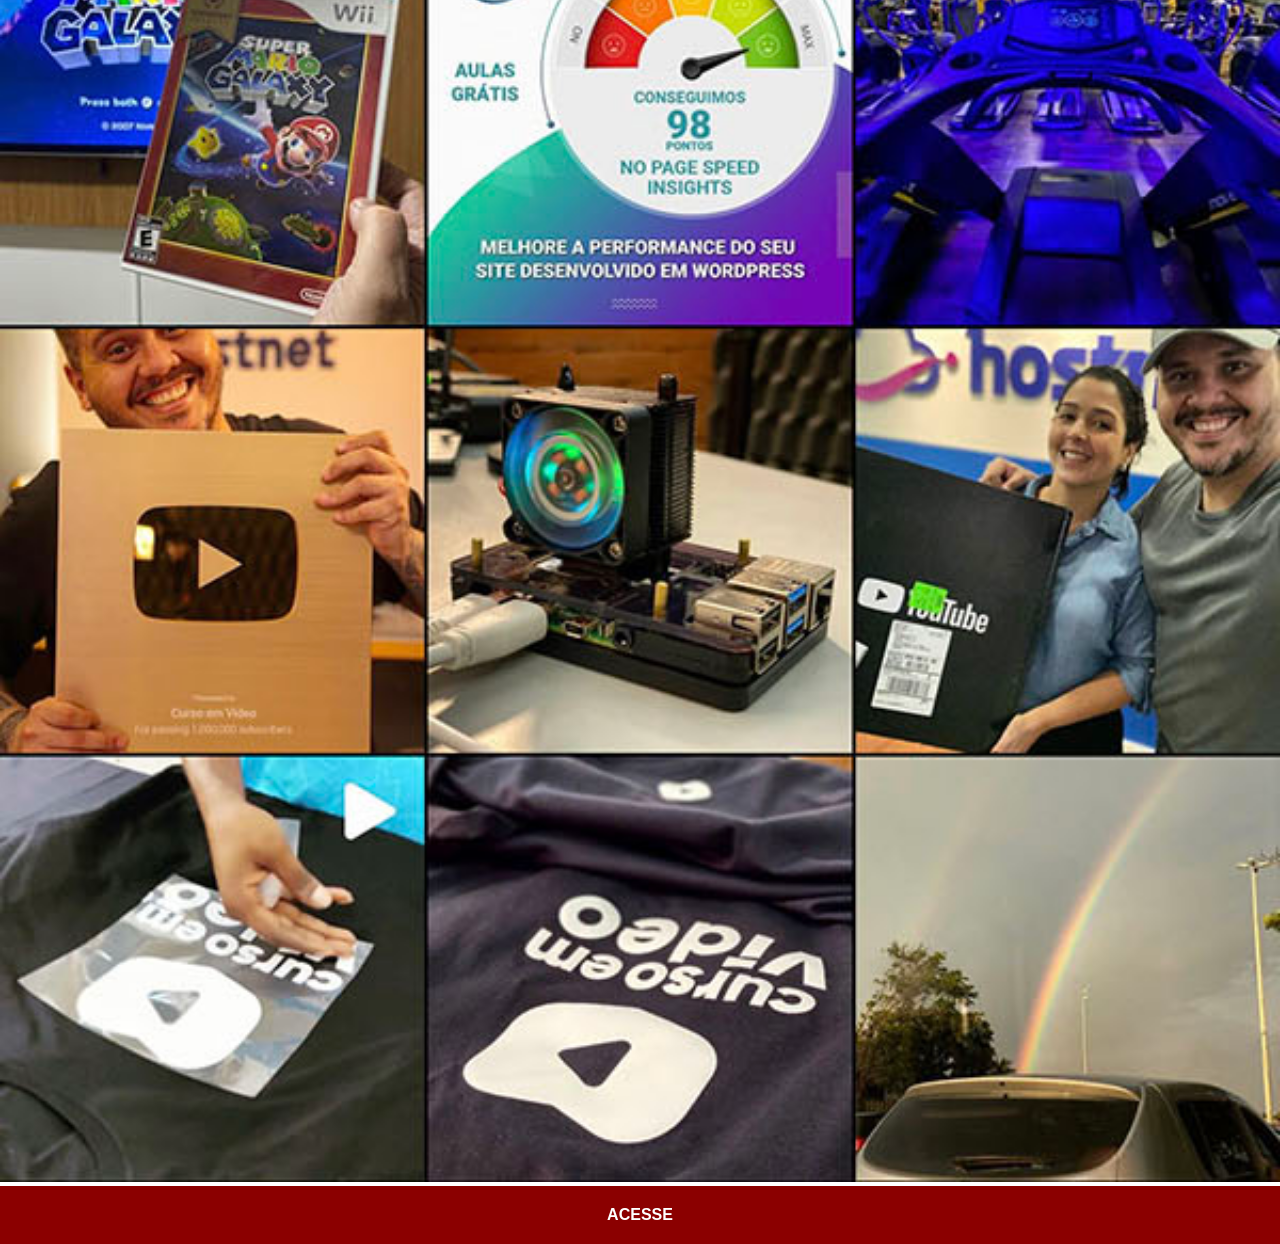
<file: instagram.html>
<!DOCTYPE html>
<html lang="pt-br">
<head>
    <meta charset="UTF-8">
    <meta name="viewport" content="width=device-width, initial-scale=1.0">
    <link rel="stylesheet" href="estilos/social.css">
    <title>Instagram</title>
</head>
<body>
    <img src="imagens/tela-instagram.jpg" alt="">
    <a href="https://www.instagram.com/gustavoguanabara/" target="_blank">ACESSE</a>
</body>
</html>
</file>
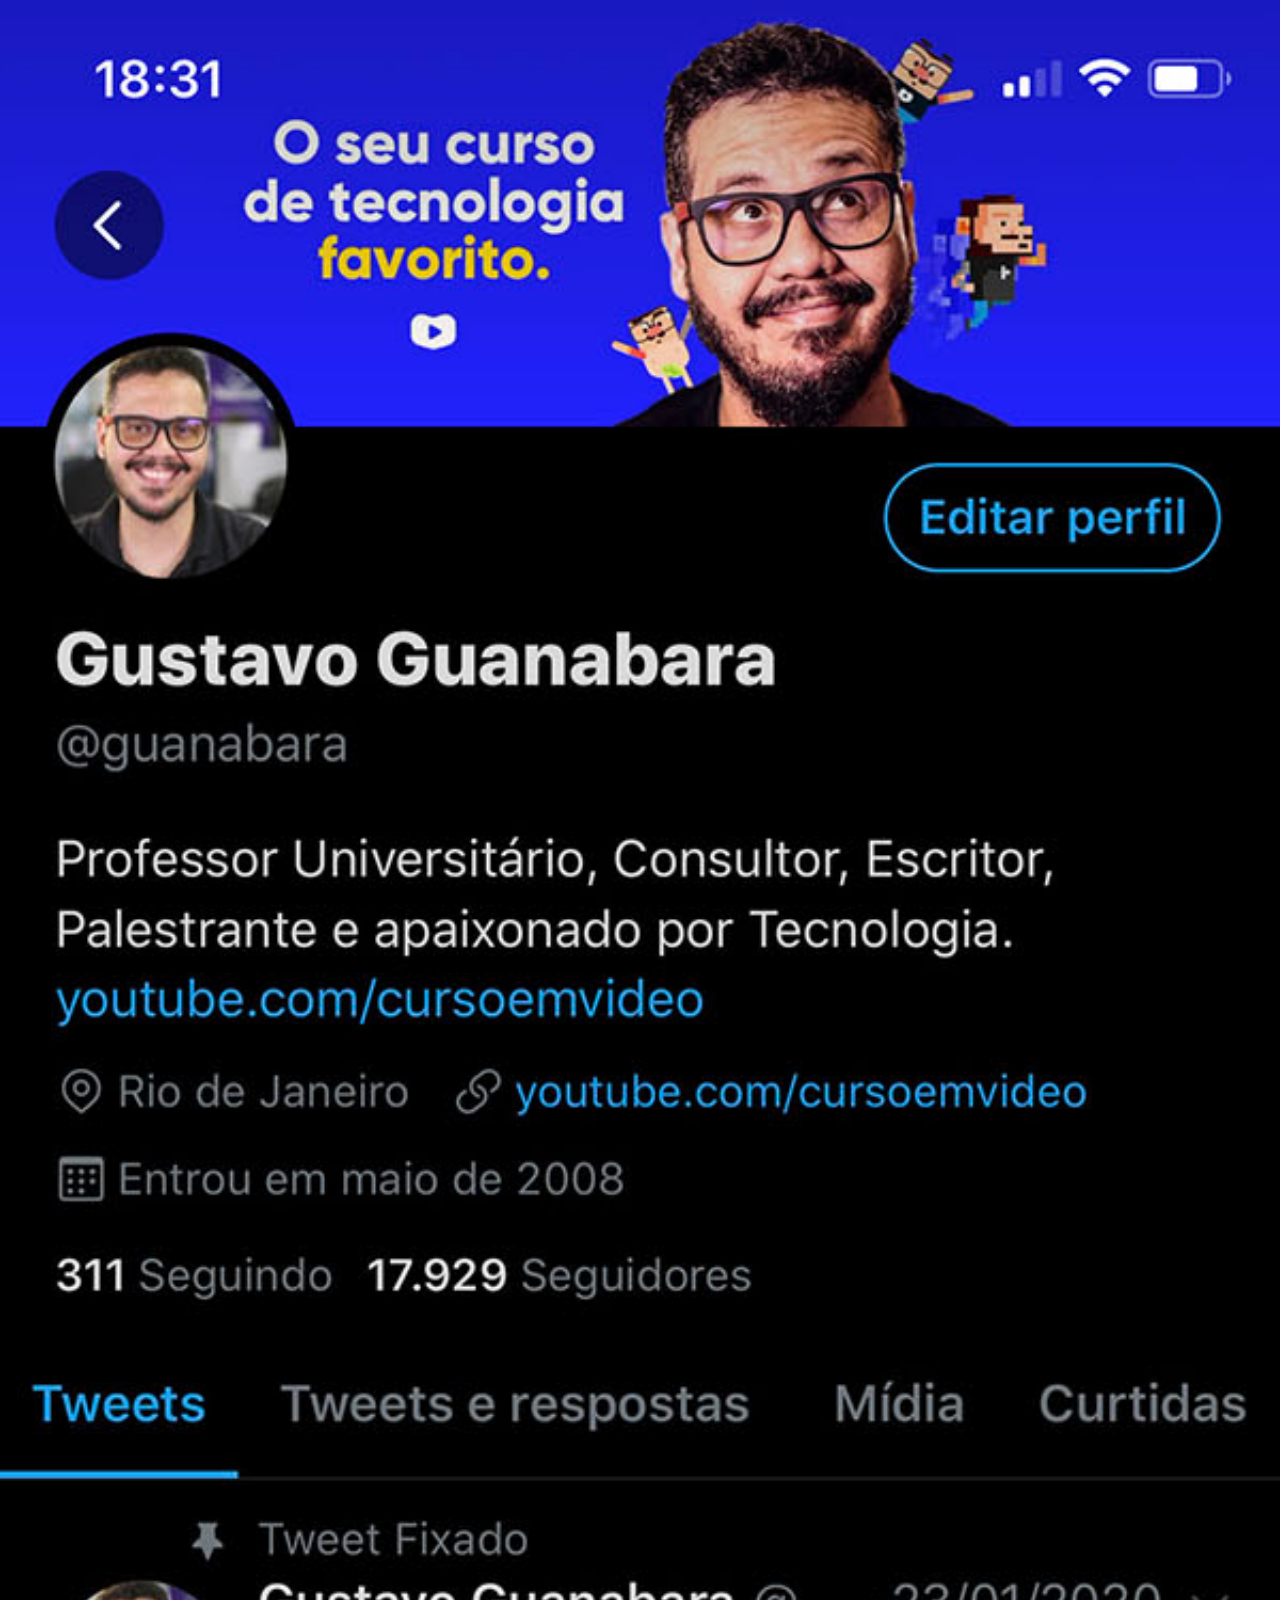
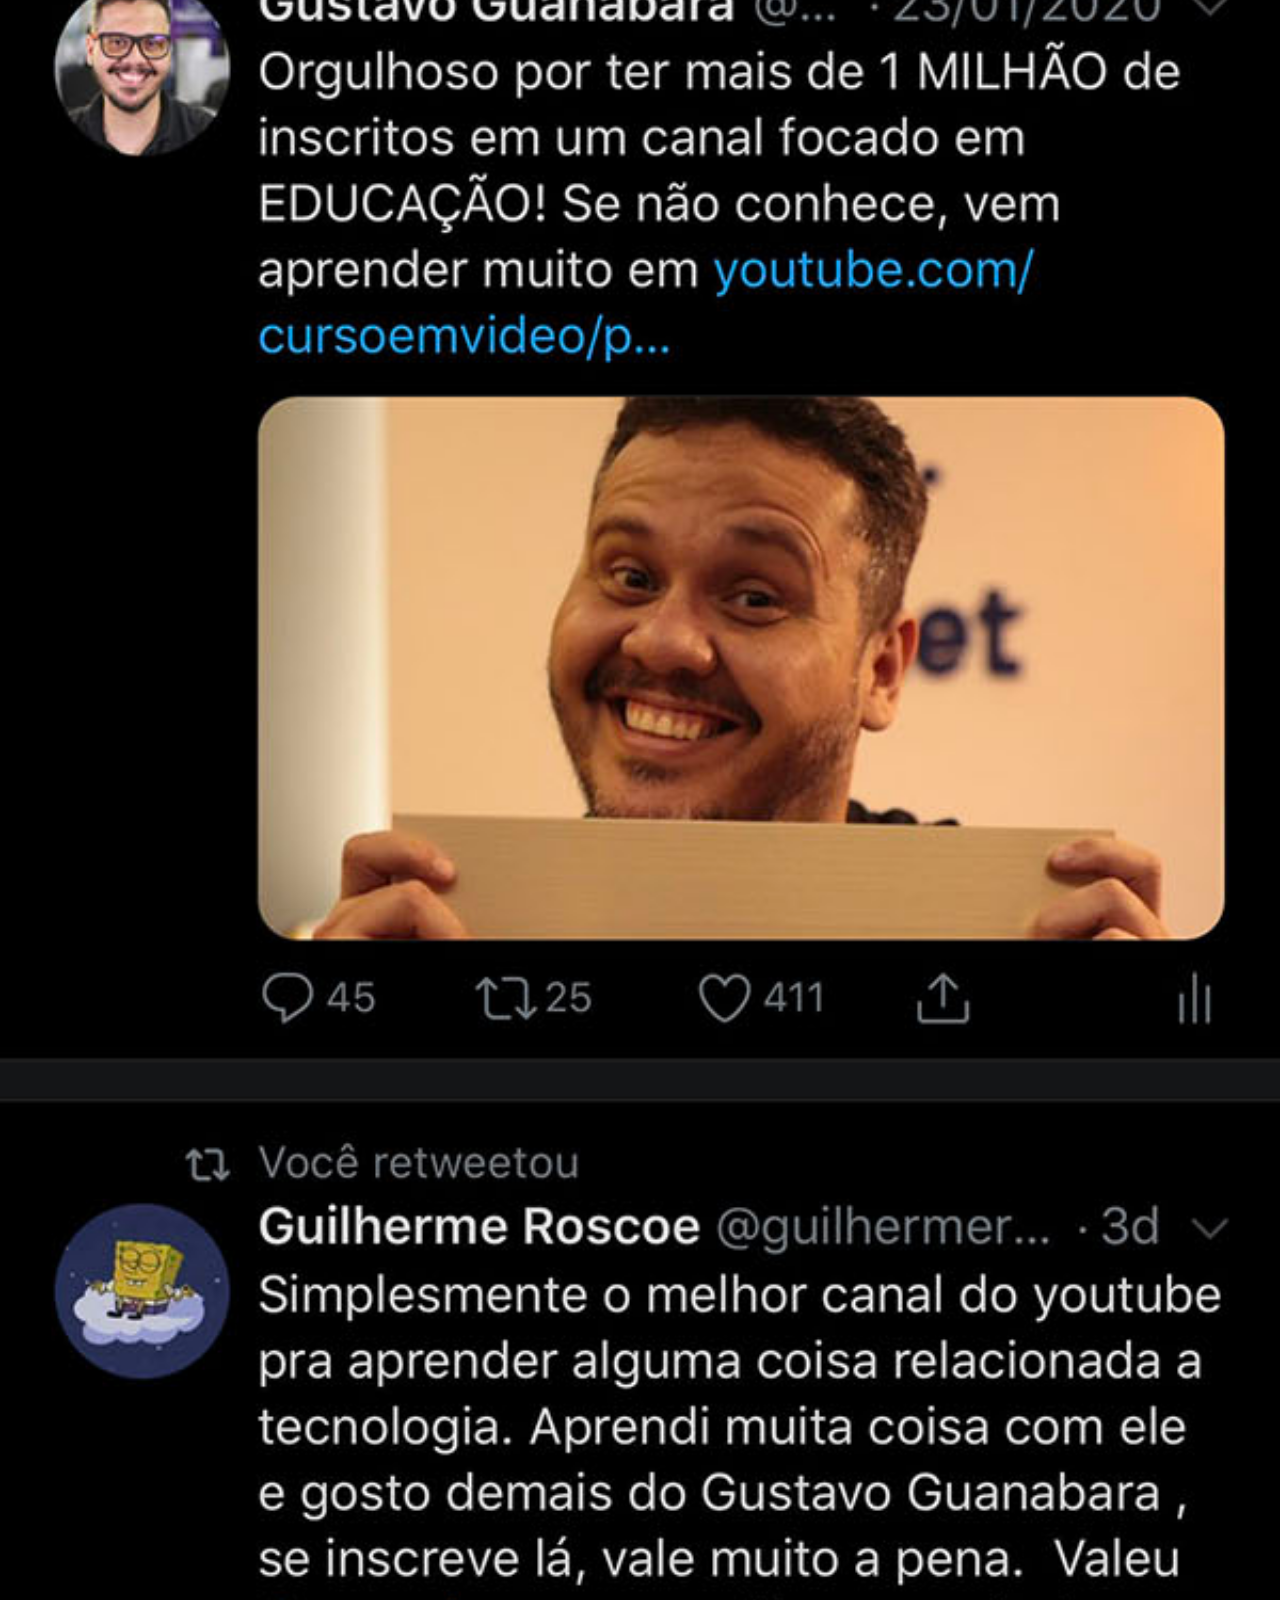
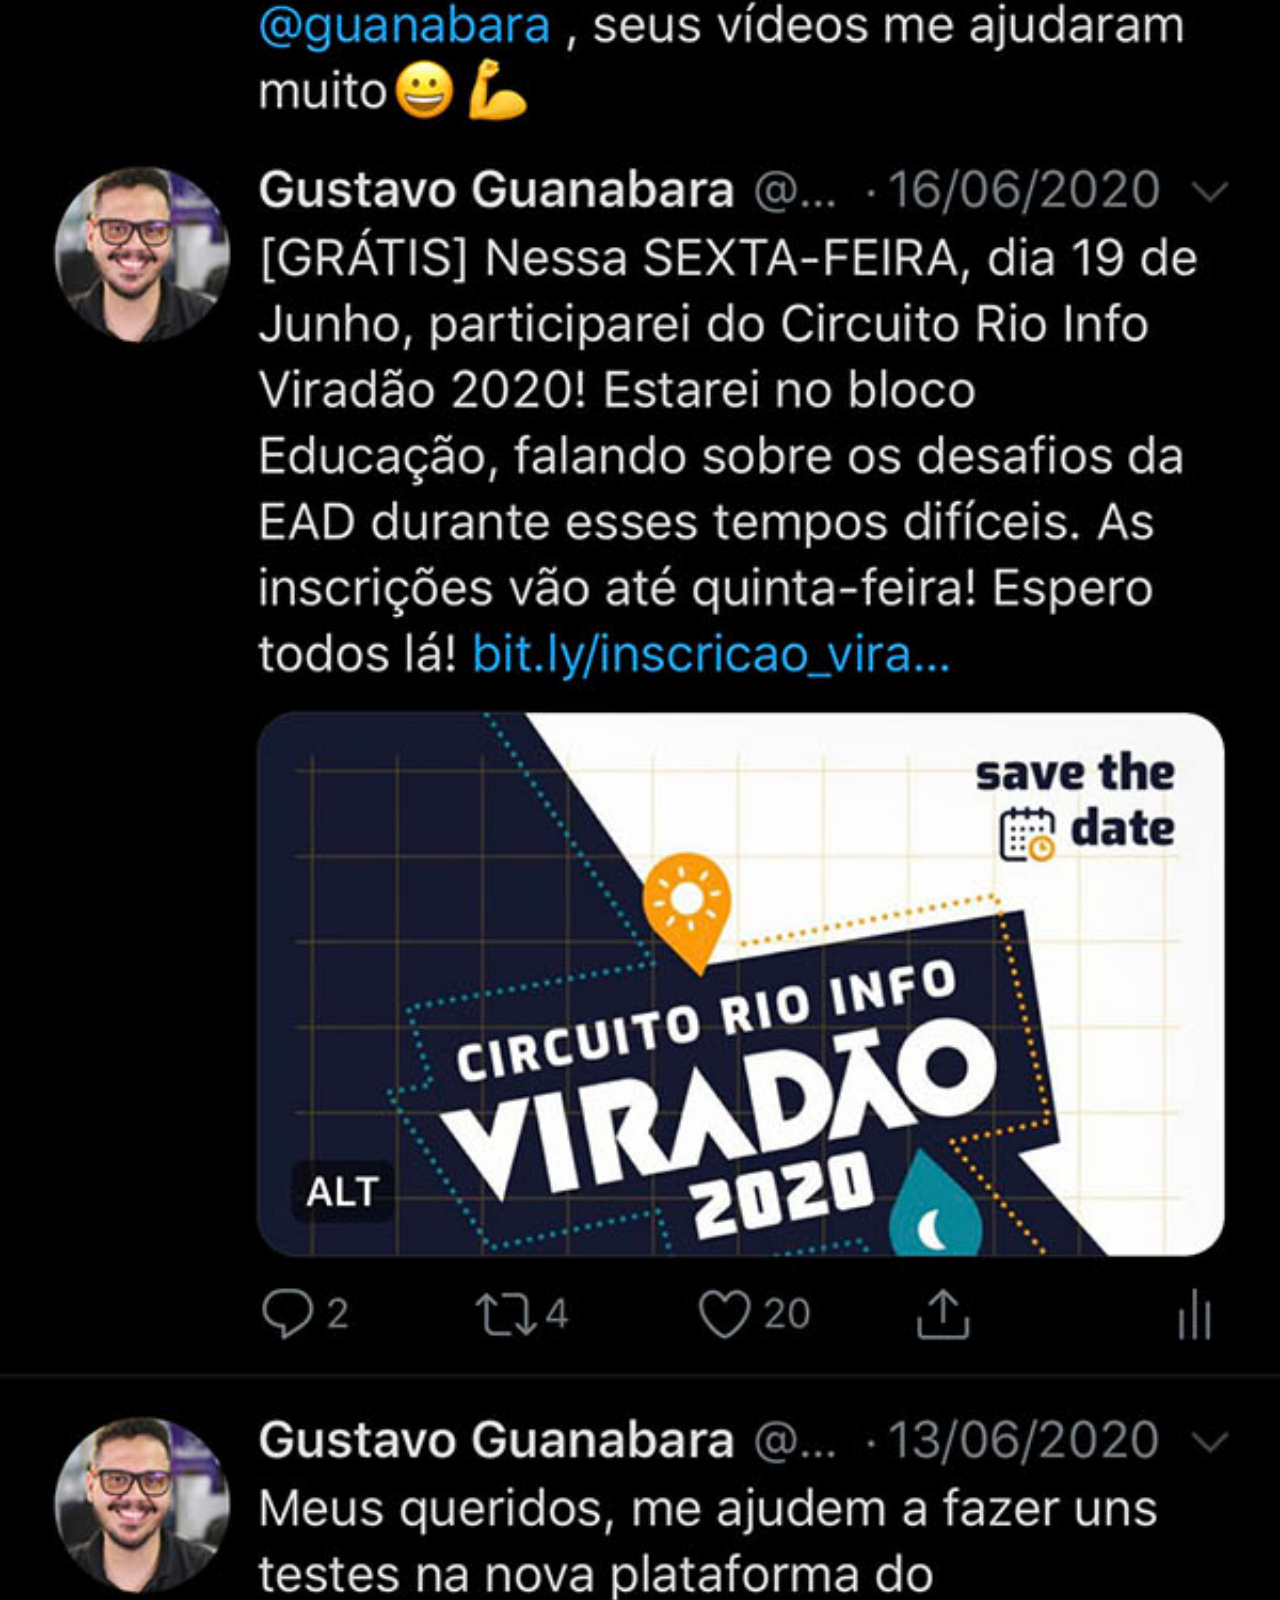
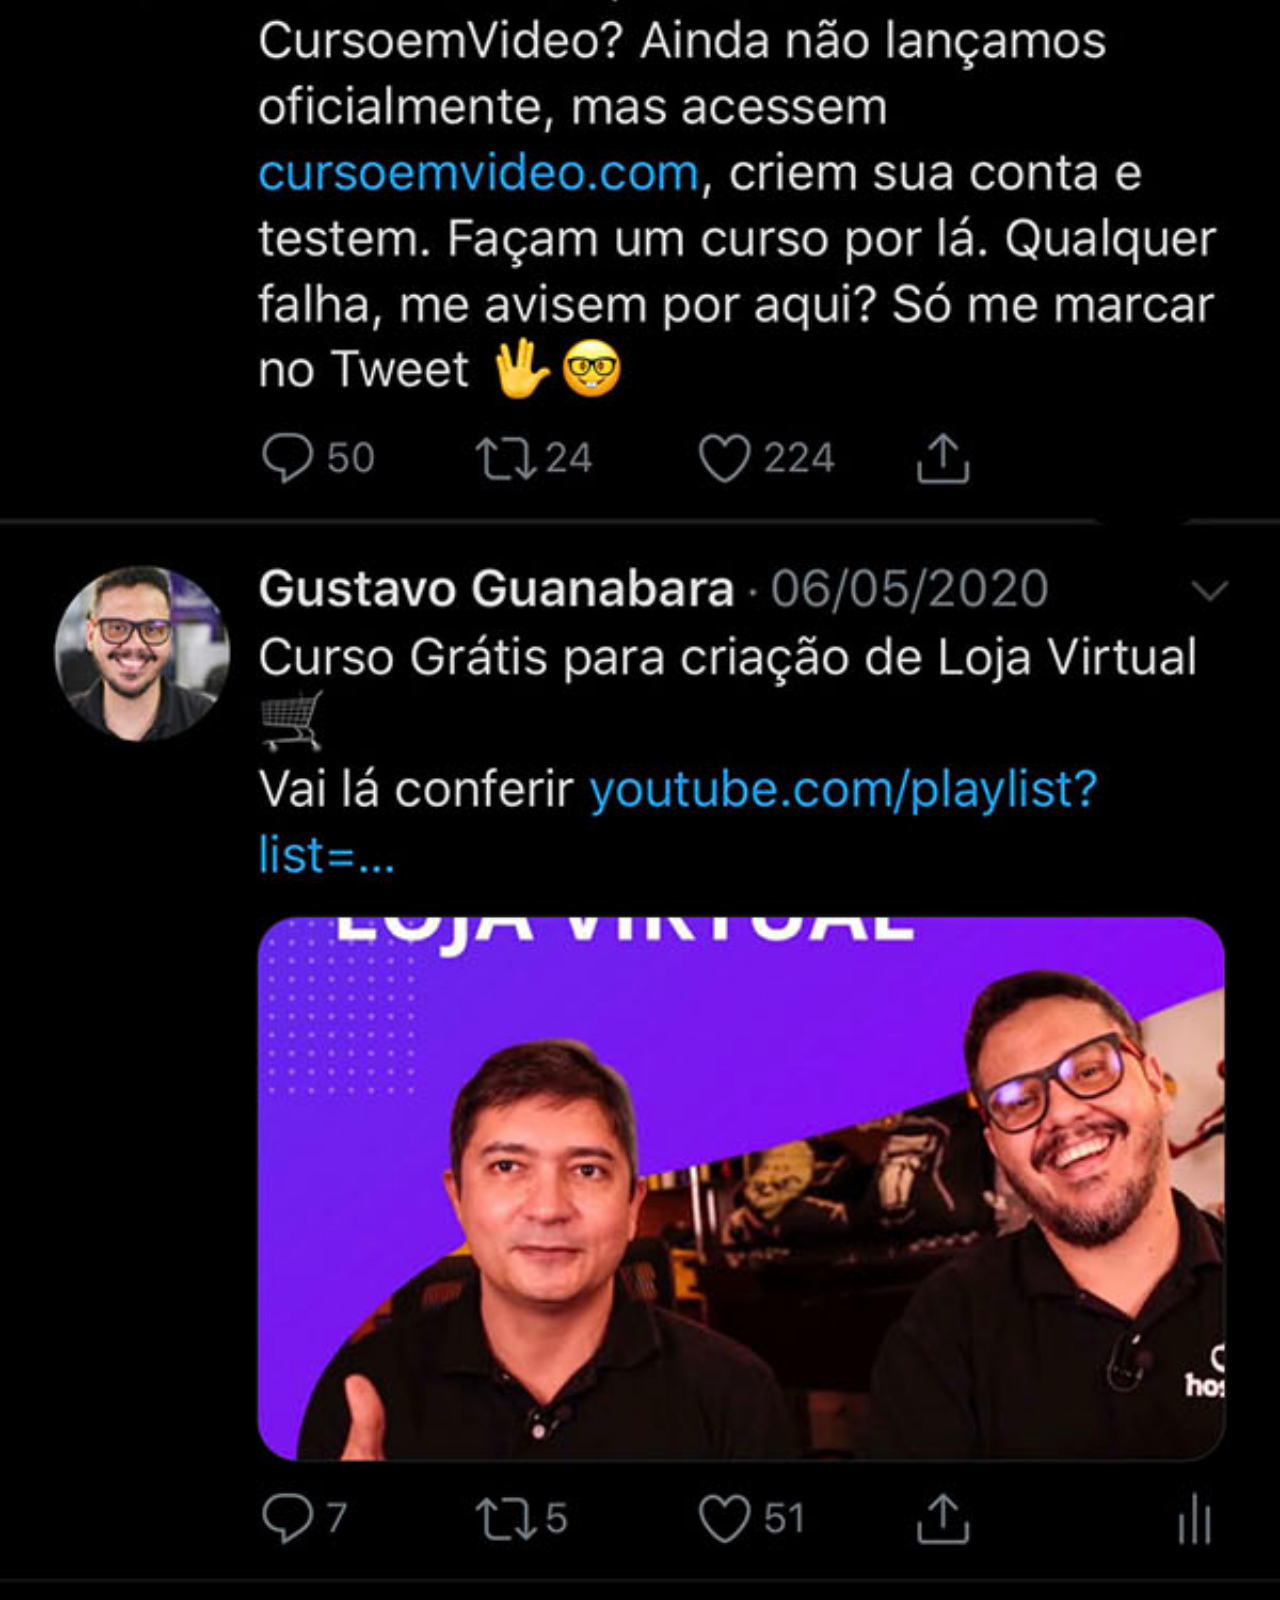
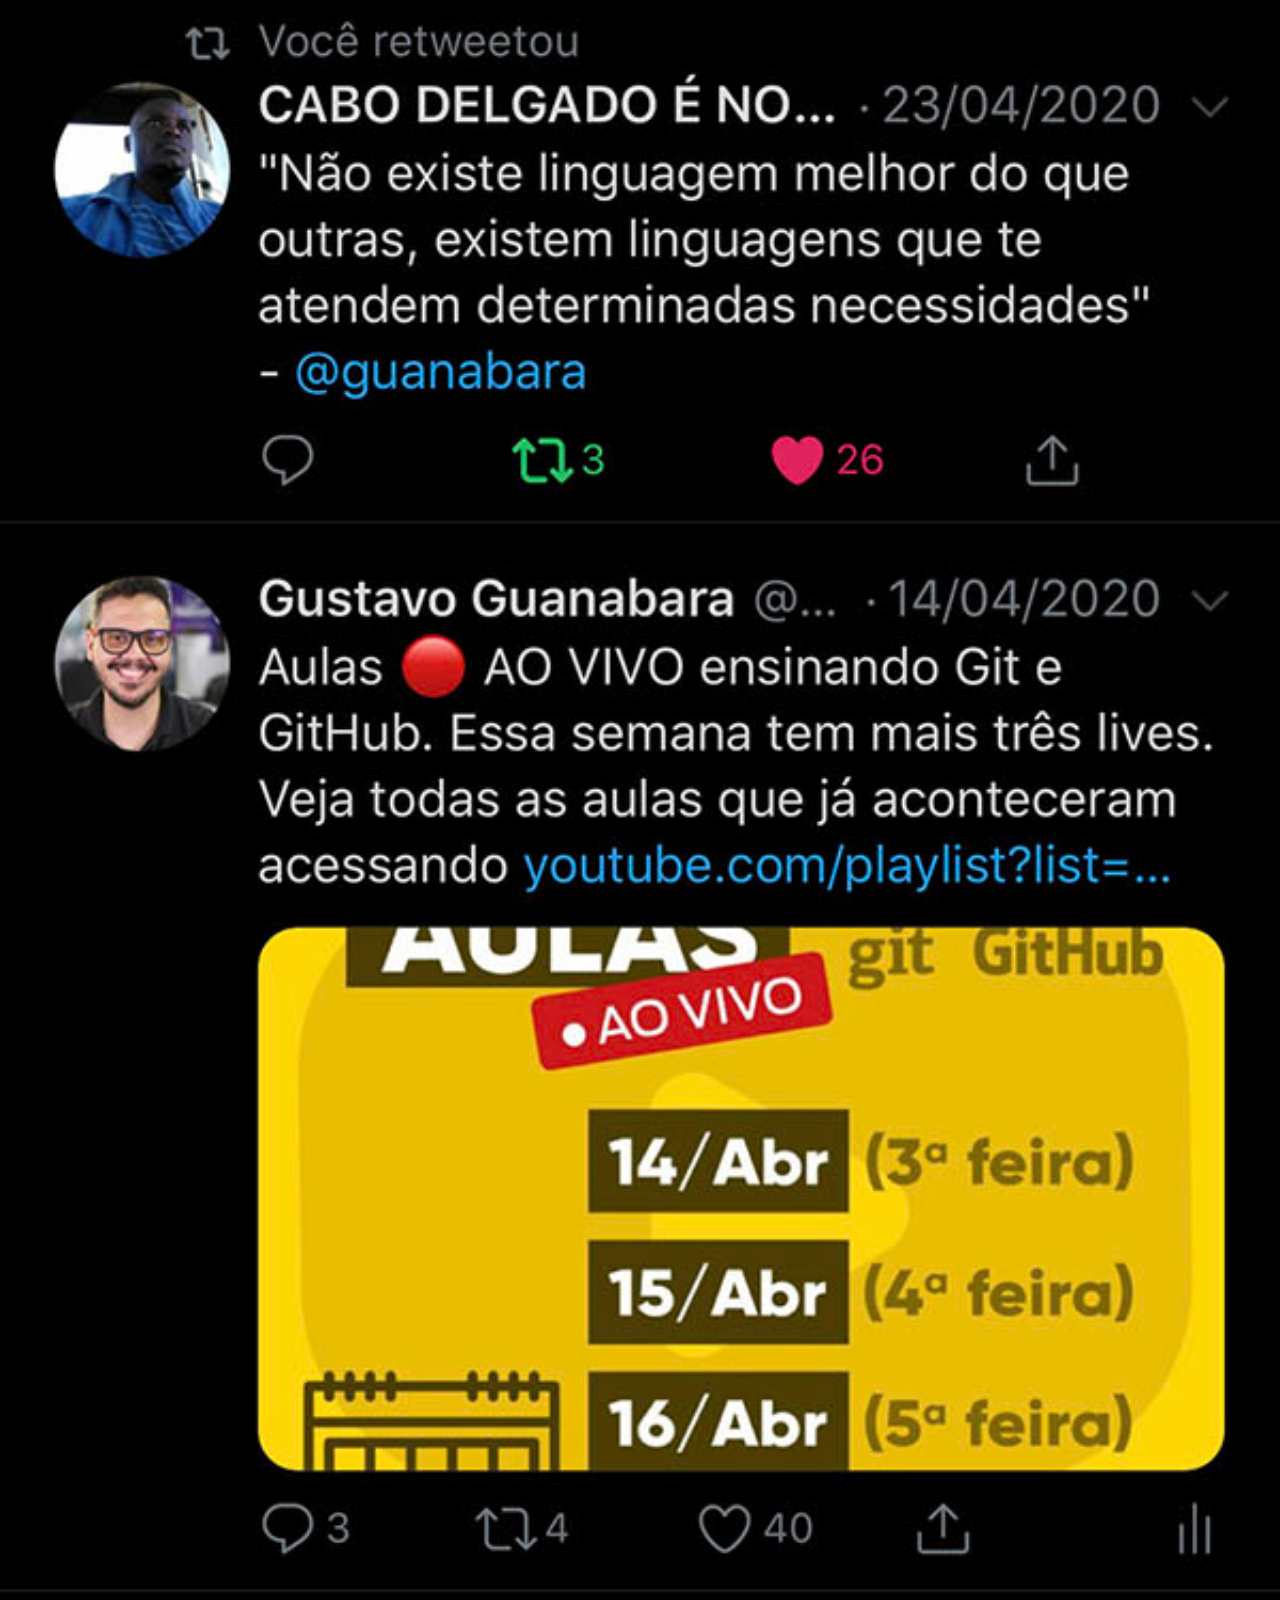
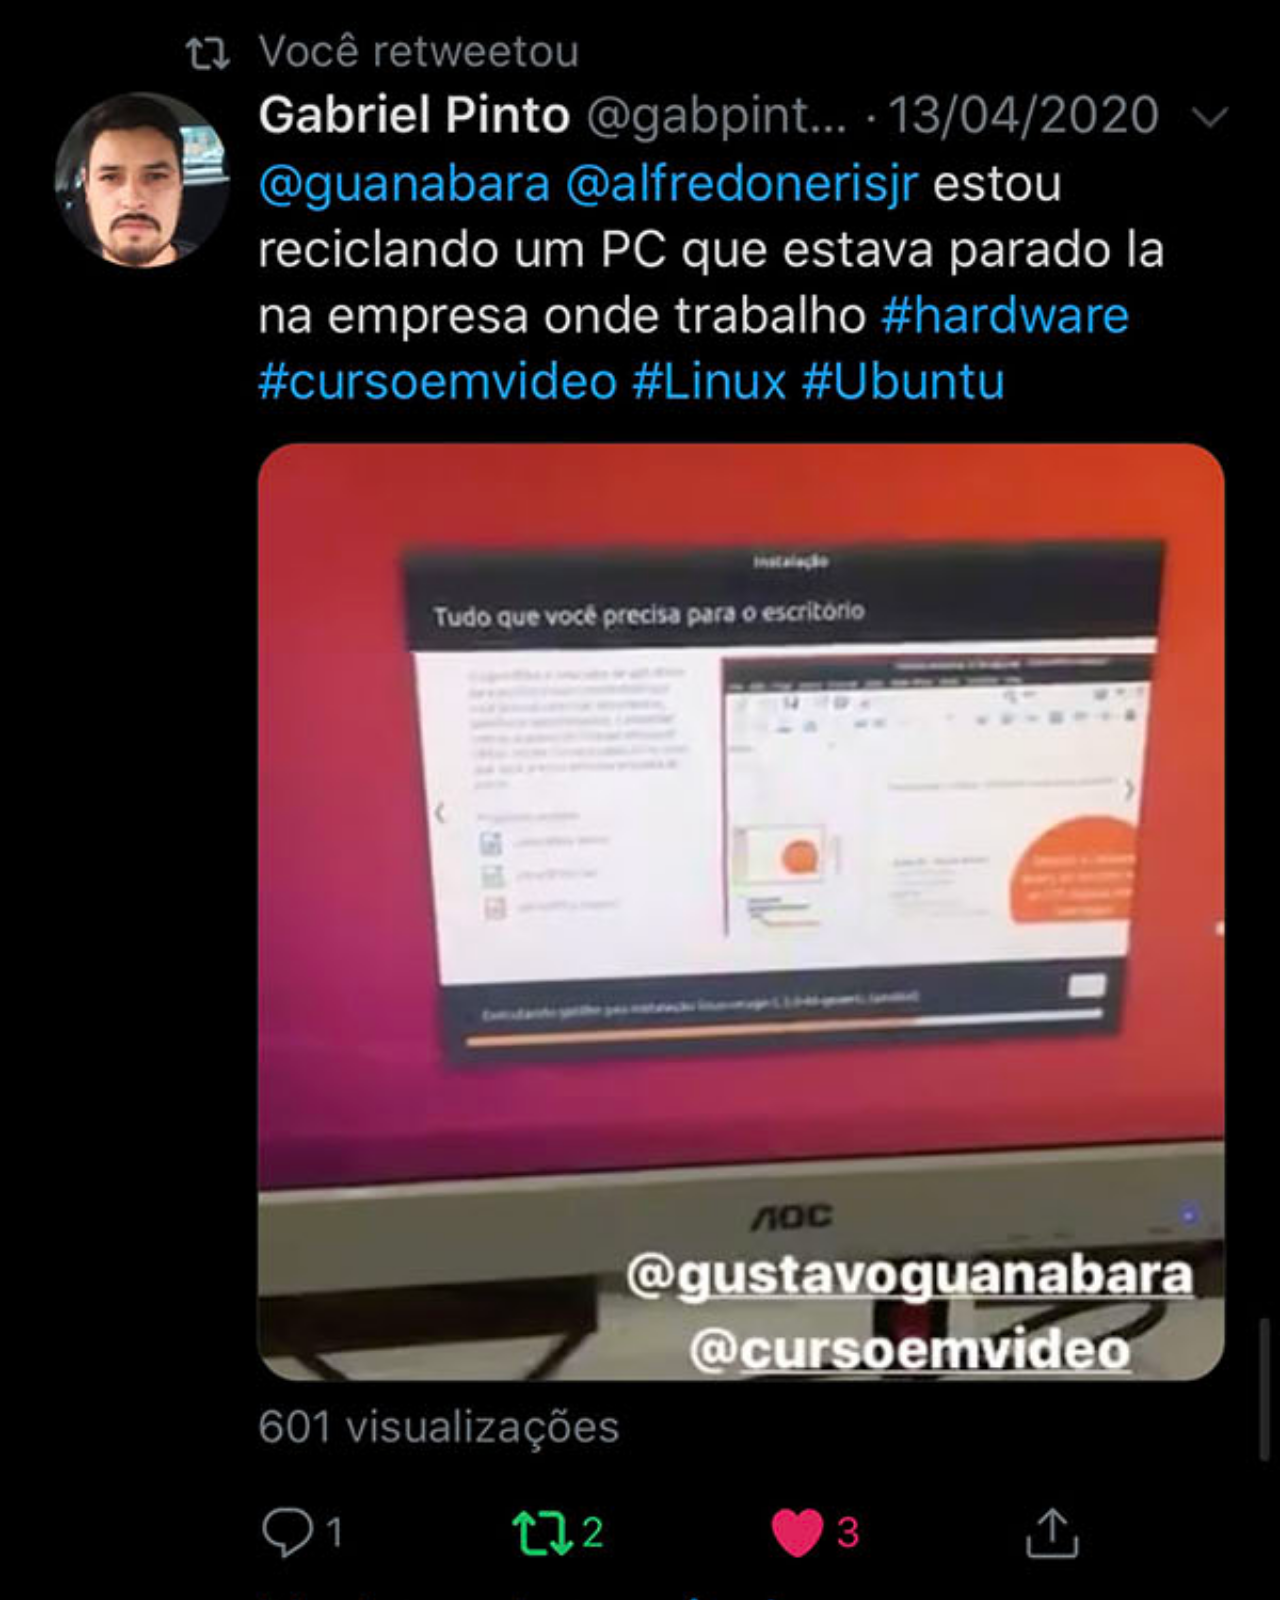
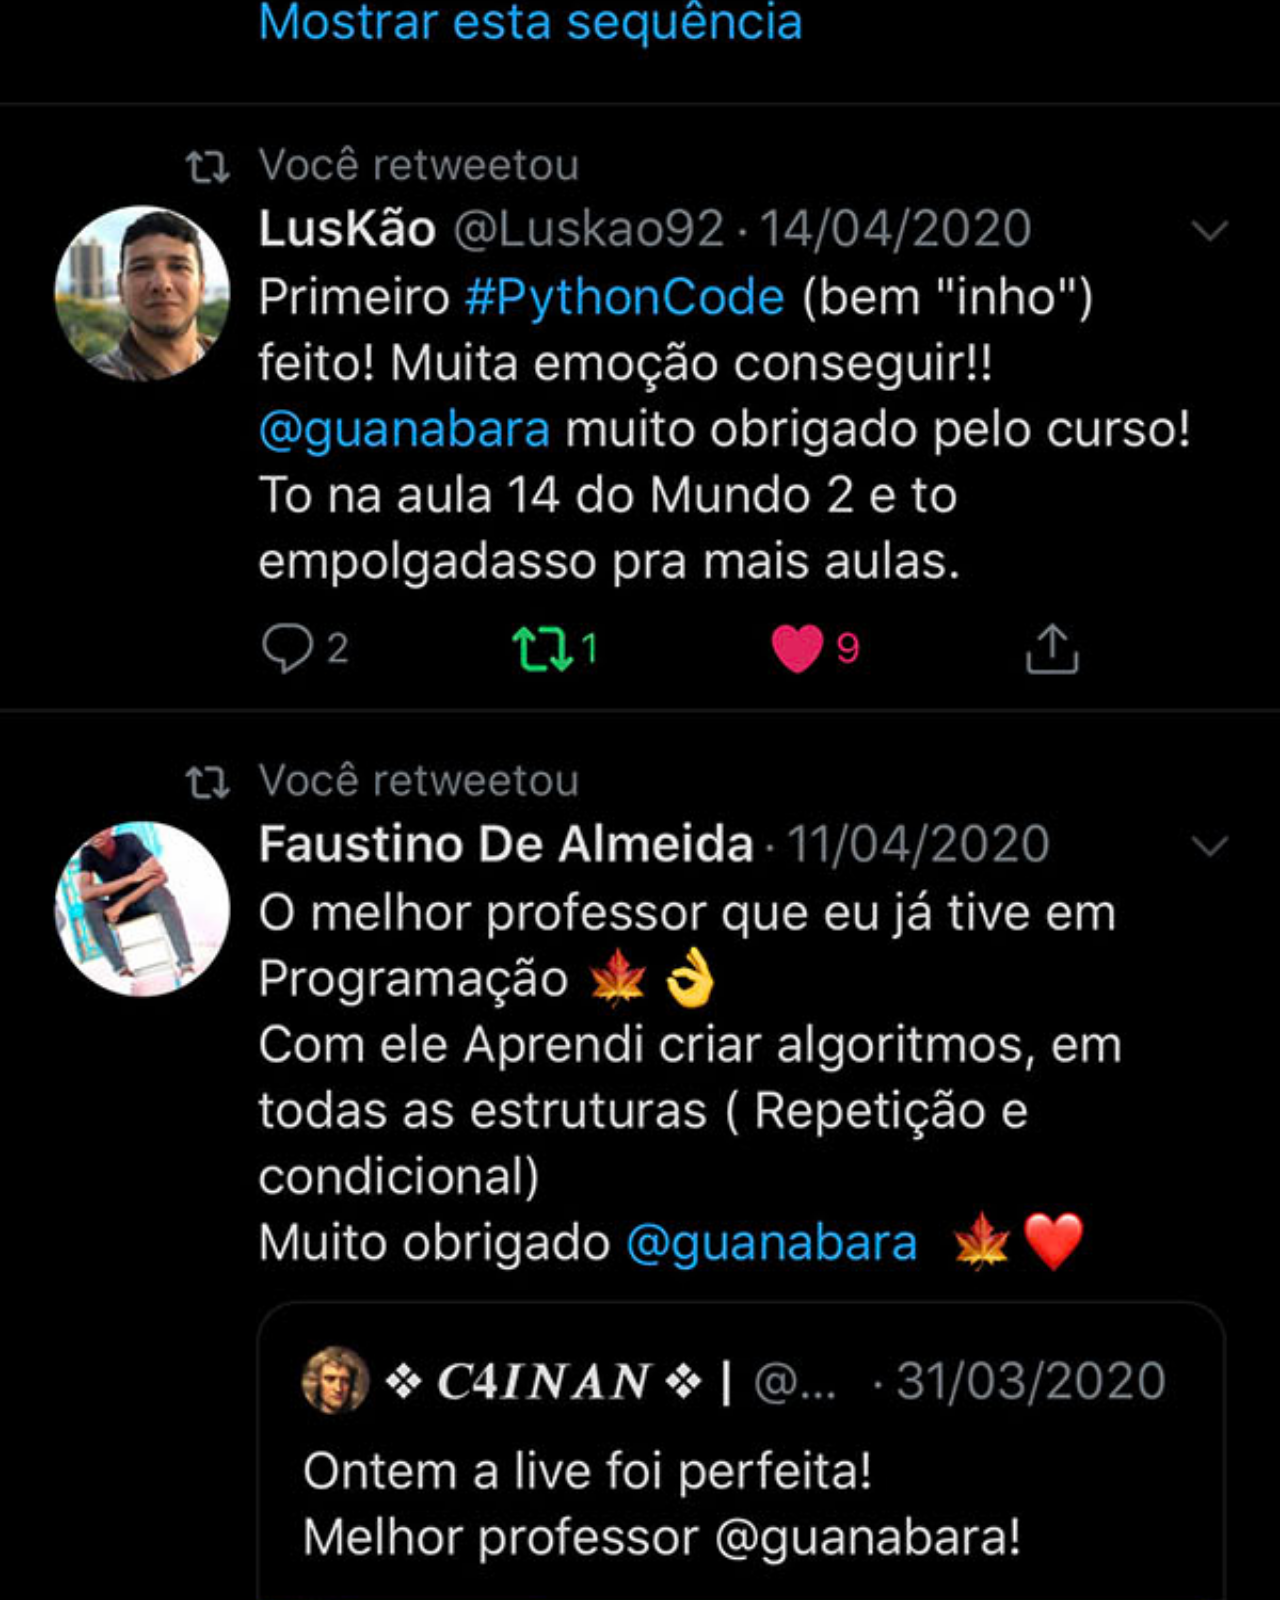
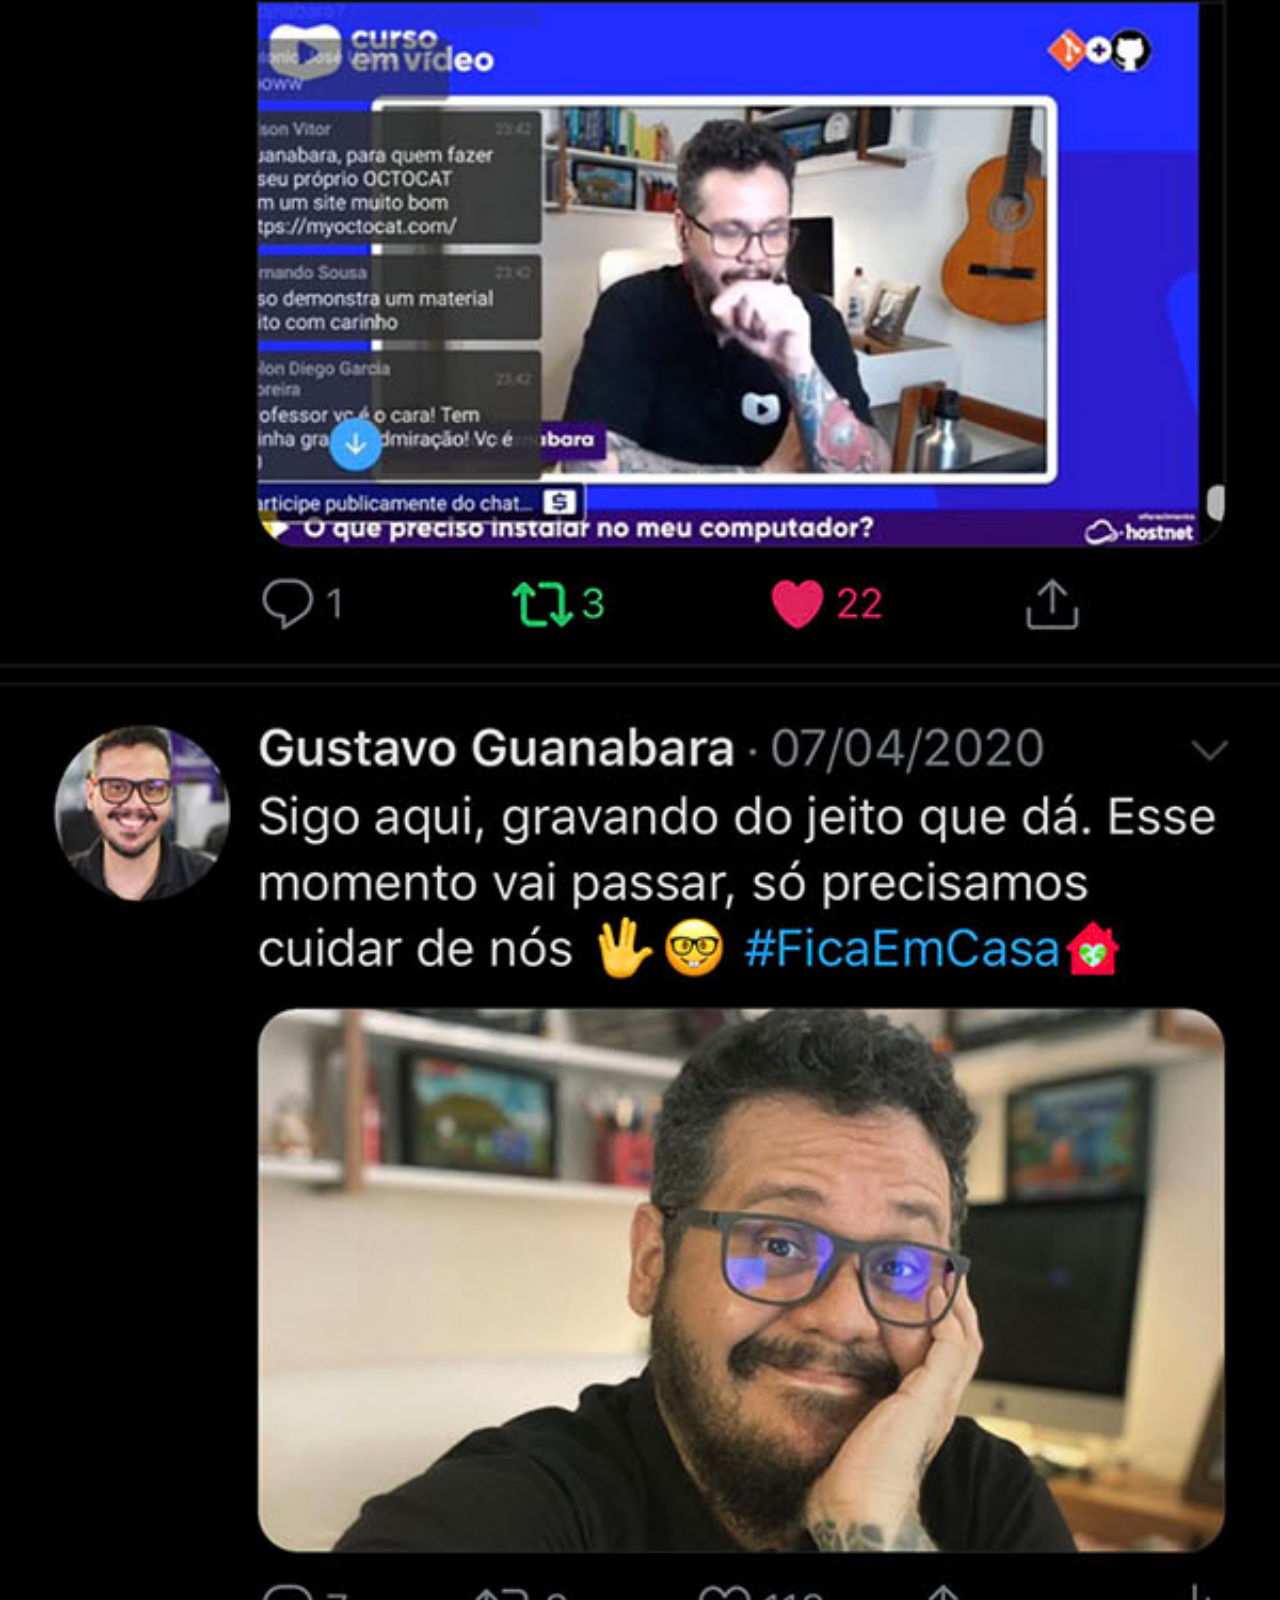
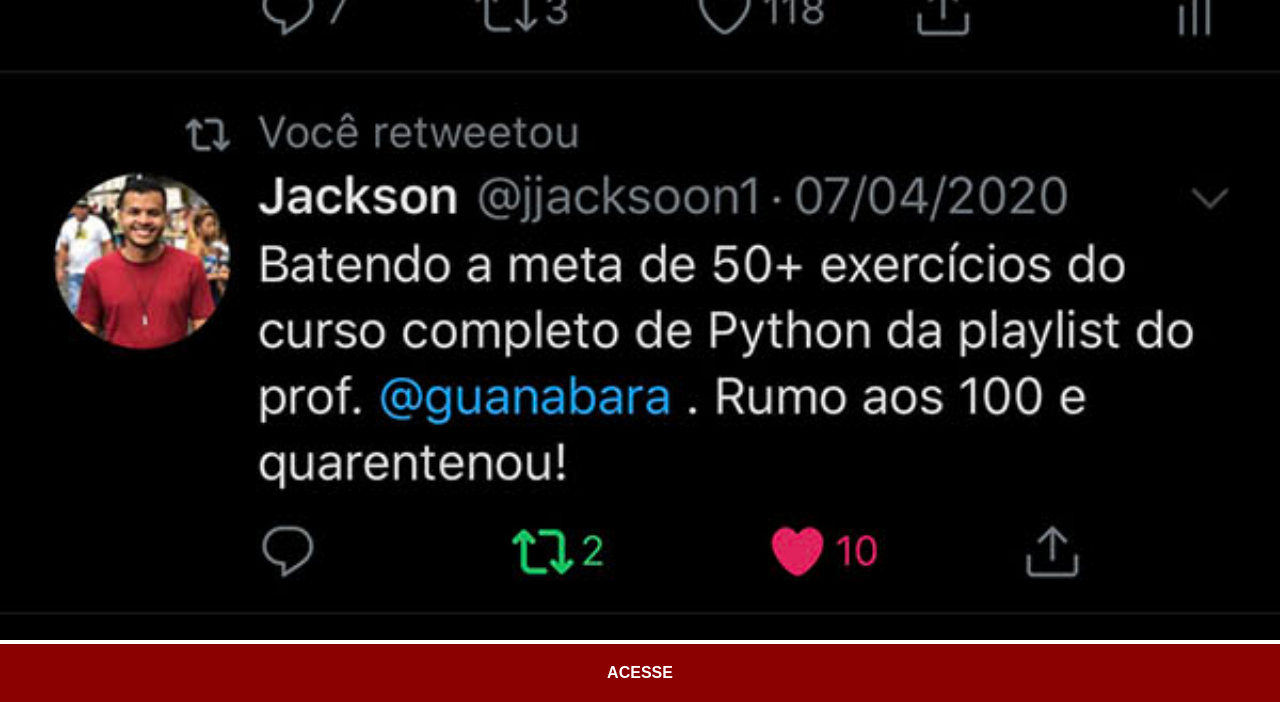
<file: twitter.html>
<!DOCTYPE html>
<html lang="pt-br">
<head>
    <meta charset="UTF-8">
    <meta name="viewport" content="width=device-width, initial-scale=1.0">
    <link rel="stylesheet" href="estilos/social.css">
    <title>Document</title>
</head>
<body>
    <img src="imagens/tela-twitter.jpg" alt="">
    <a href="https://x.com/guanabara" target="_blank">ACESSE</a>
</body>
</html>
</file>
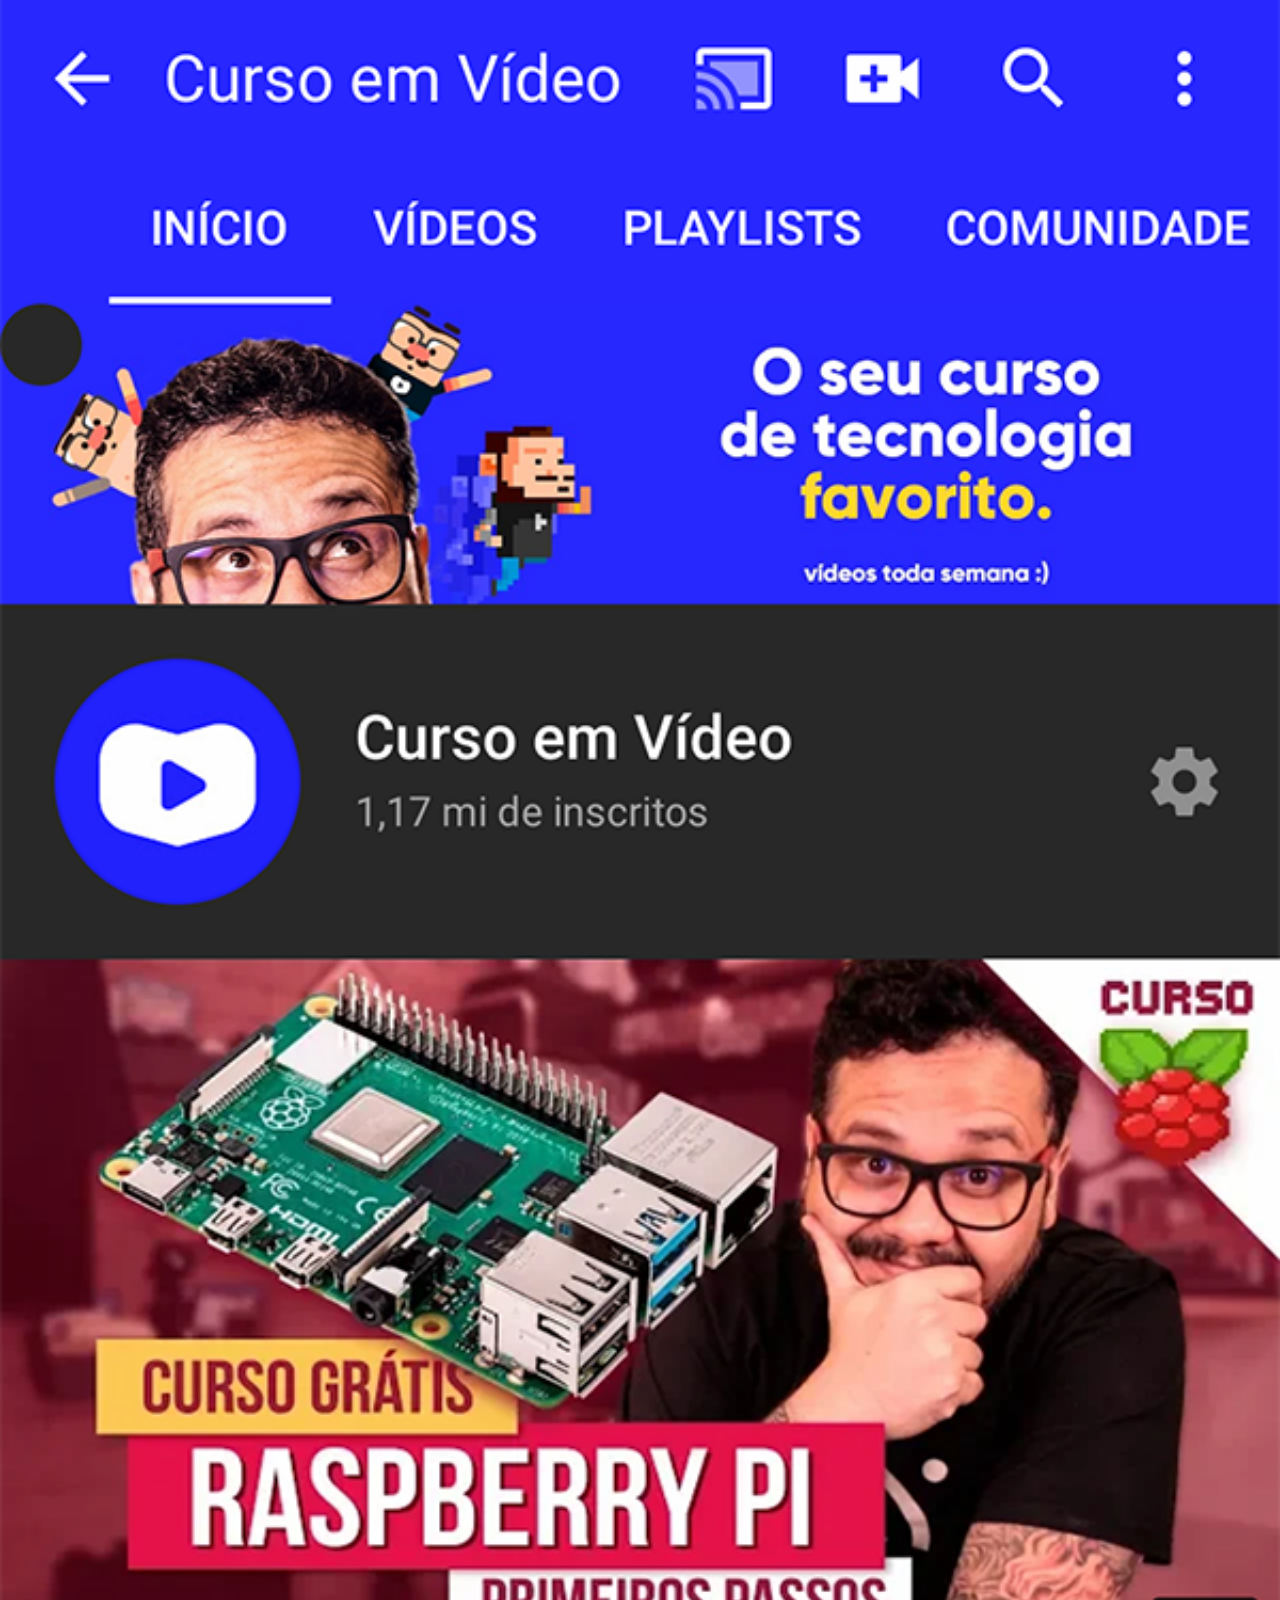
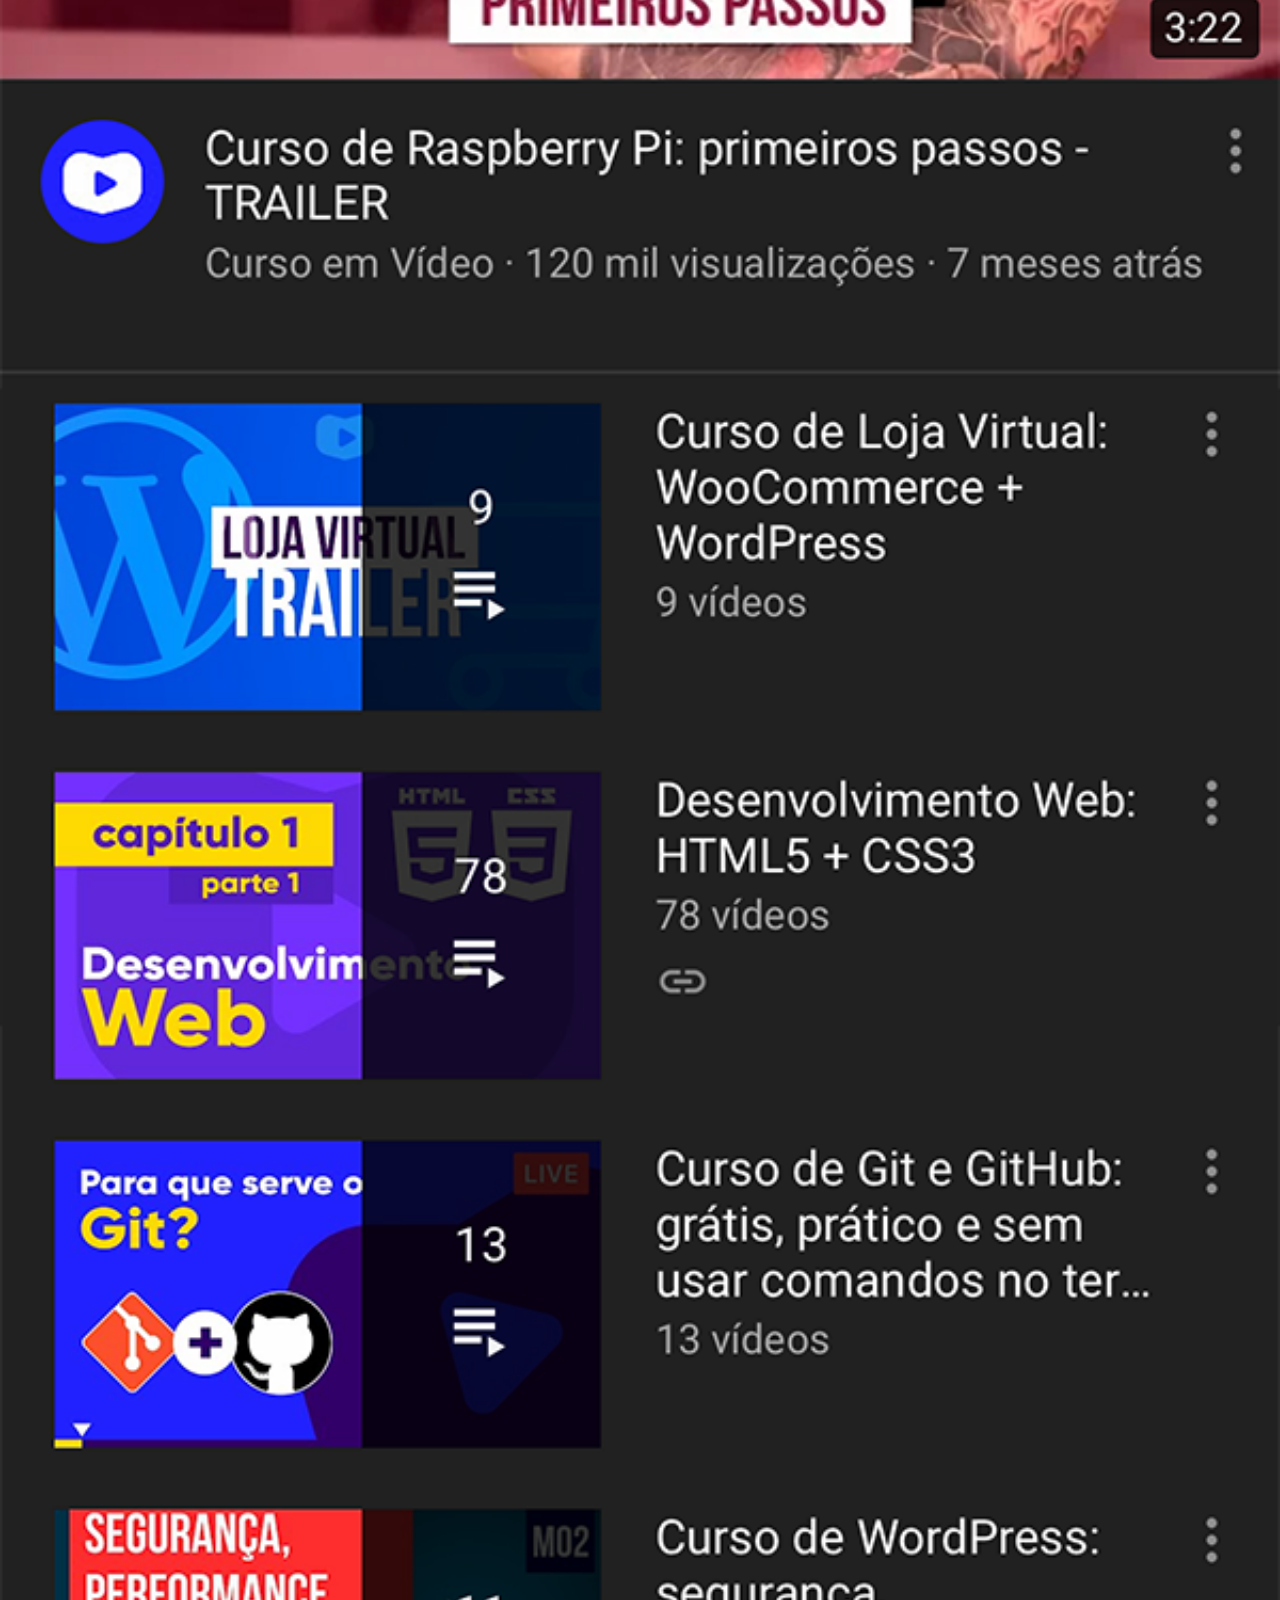
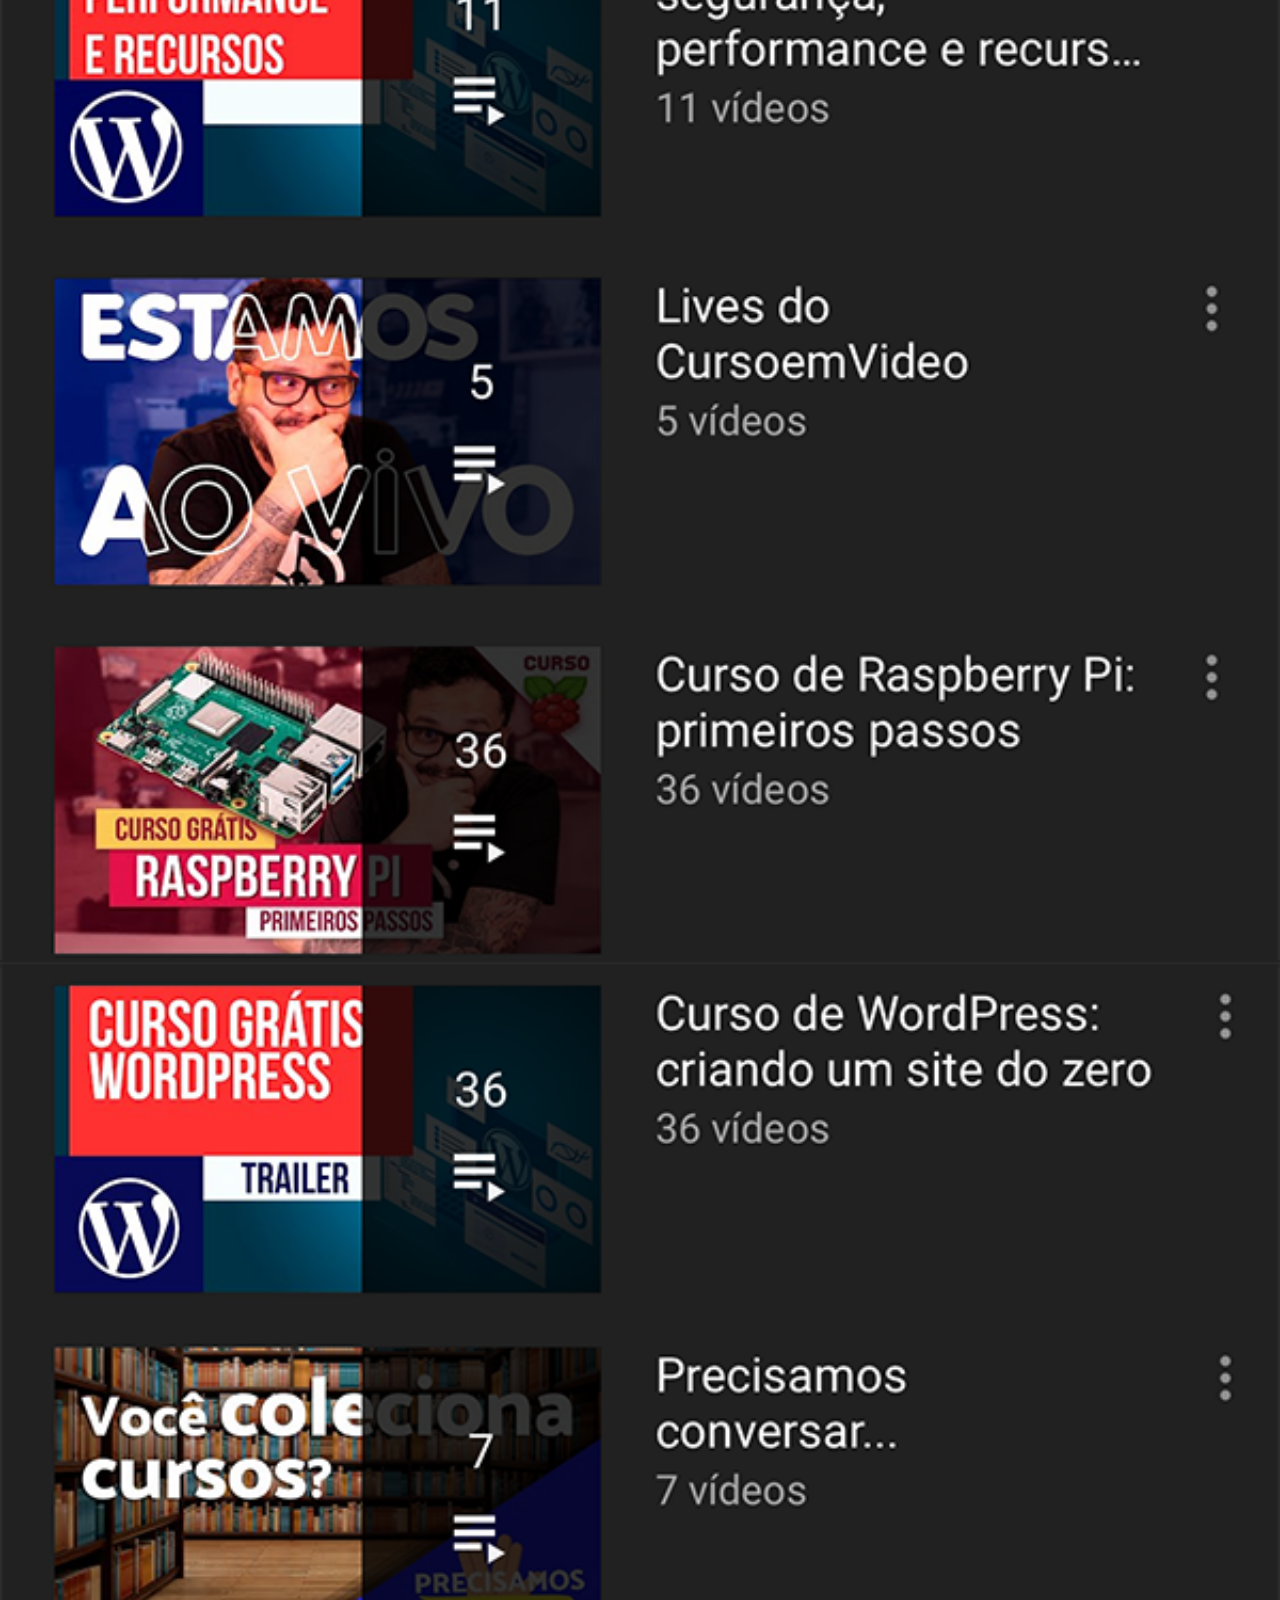
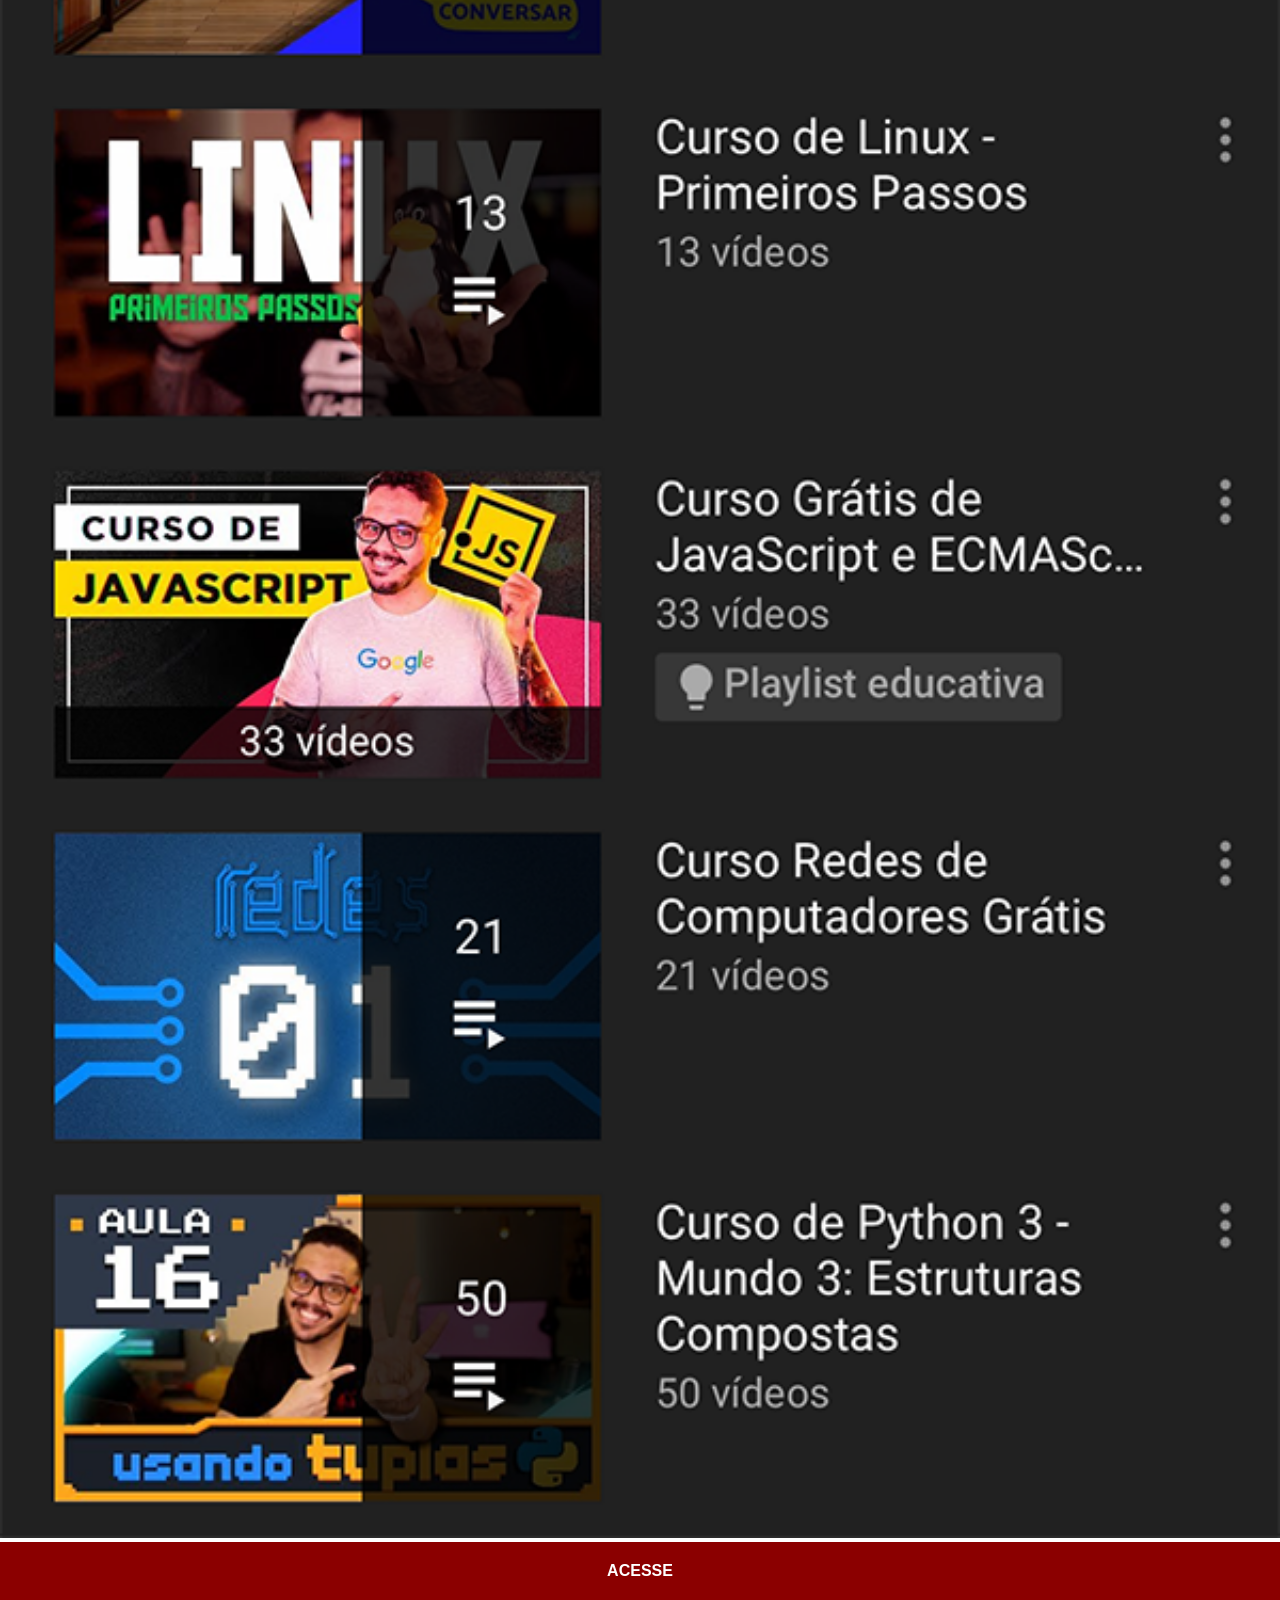
<file: youtube.html>
<!DOCTYPE html>
<html lang="en">
<head>
    <meta charset="UTF-8">
    <meta name="viewport" content="width=device-width, initial-scale=1.0">
    <link rel="stylesheet" href="estilos/social.css">
    <title>Youtube</title>
</head>
<body>
    <img src="imagens/tela-youtube.png" alt="">
    <a href="https://www.youtube.com/c/CursoemV%C3%ADdeo/playlists" target="_blank">ACESSE</a>
</body>
</html>
</file>
<file: estilos/style.css>
@charset "UTF-8";

*{
    margin: 0px;
    padding: 0px;
    font-family: Arial, Helvetica, sans-serif;
}

html,body{
    height: 100vh;
    width: 100vw;
    background: url('../imagens/fundo-madeira.jpg') no-repeat top center;
    background-size: cover;
    background-attachment: fixed;
}

main{
    position: relative;
    height: 100vh;
    
}

section#telefone{
    position: absolute;
    top: 50%;
    left: 50%;
    transform: translate(-50%, -50%);

    height: 627px;
    width: 311px;
    background: url('../imagens/frame-iphone.png') no-repeat;
}

section#redes-sociais{
    text-align: right;
}


section#redes-sociais img{
    width: 50px;
    border-radius: 50%;
    margin: 10px;
    box-shadow: 2px 2px 5px rgba(0, 0, 0, 0.5);
    box-sizing: border-box;
}

section#redes-sociais img:hover {
    border: 2px solid white;
    transform: translate(-3px, -3px);
    box-shadow: 5px 5px 10px rgba(0, 0, 0, 0.5);
    transition: .2s border ;
}

iframe#tela{
    position: relative;
    top: 80px;
    left: 22px;

    height: 470px;
    width: 265px;
}
</file>
<file: estilos/social.css>
*{
    margin: 0px;
    padding: 0px;
    font-family: Arial, Helvetica, sans-serif;
}

::-webkit-scrollbar{
    width: 0px;
    height: 0px;
}

img{
    width: 100vw;
}

a{
    color: white;
    text-decoration: none;
    font-weight: bolder;
    text-align: center;
    padding: 20px;
    display: block;
    background-color: darkred;
}

a:hover{
    background-color: red;
}
</file>
